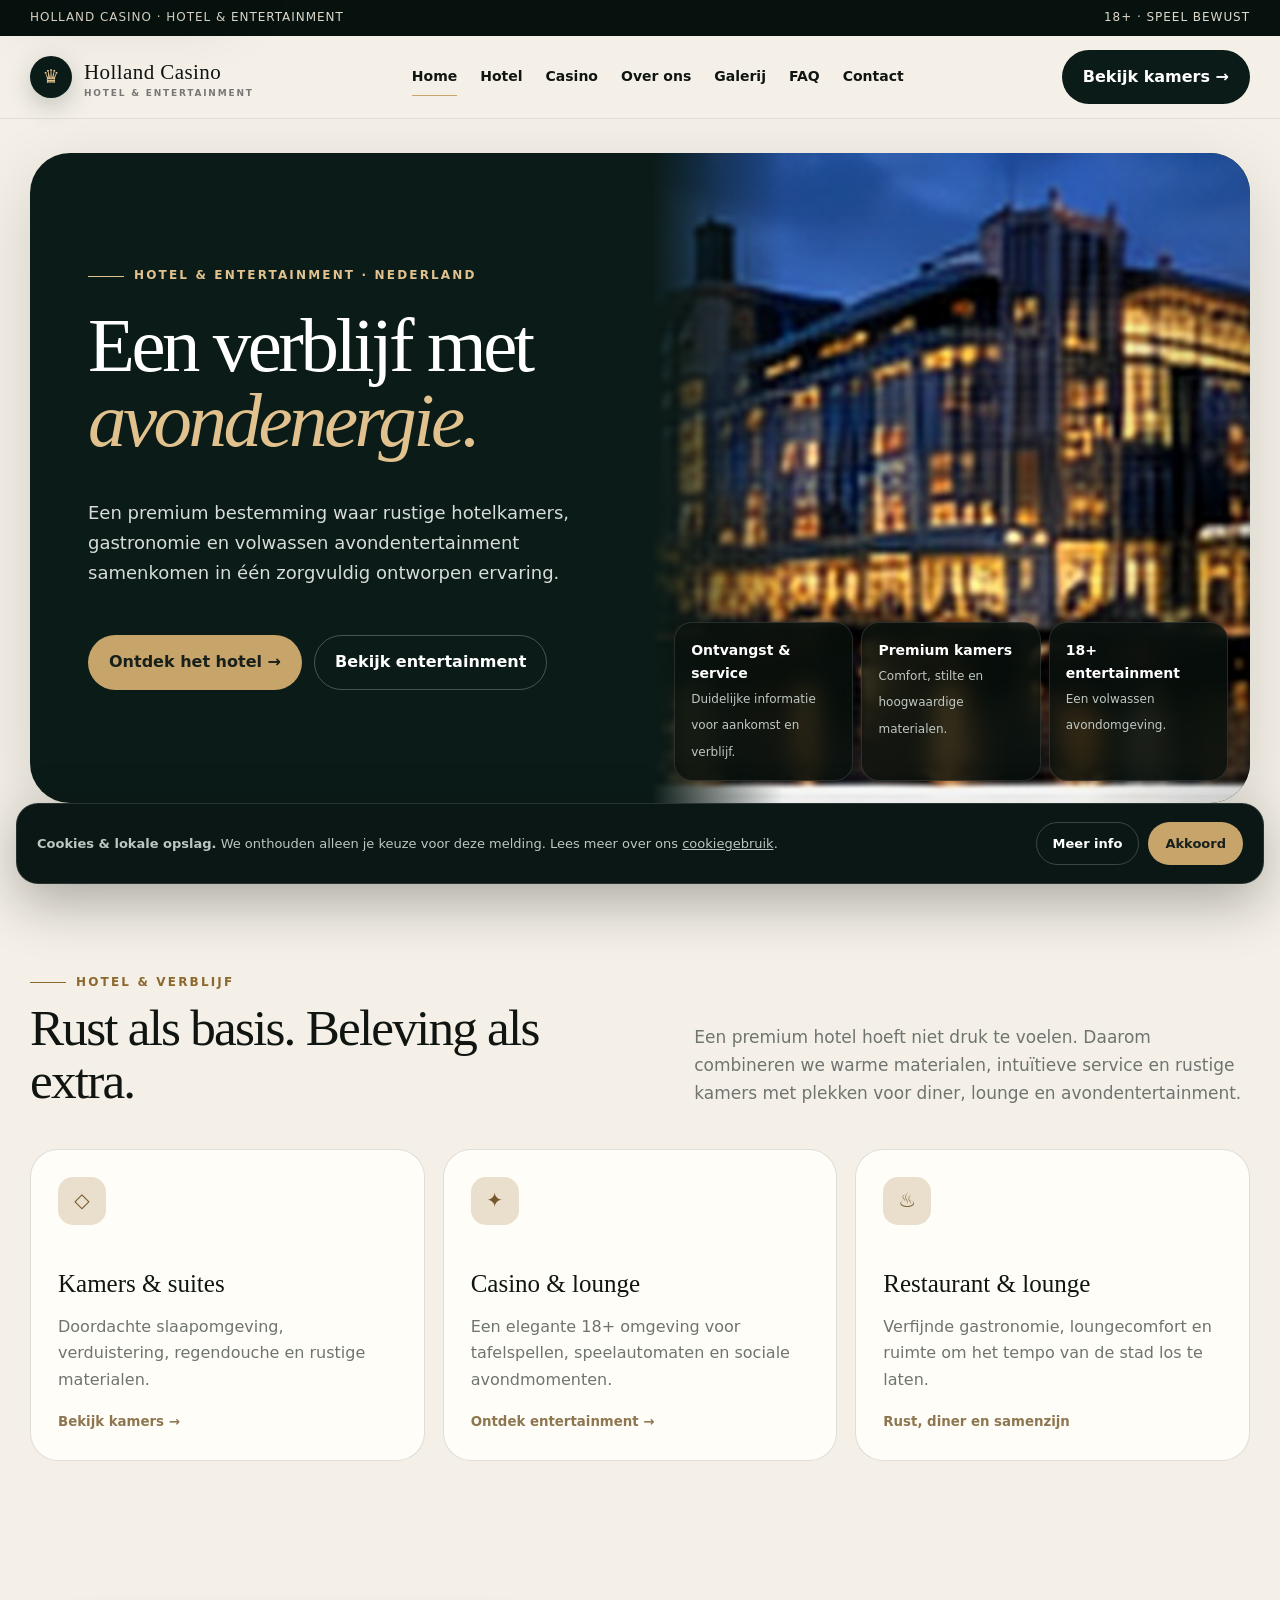
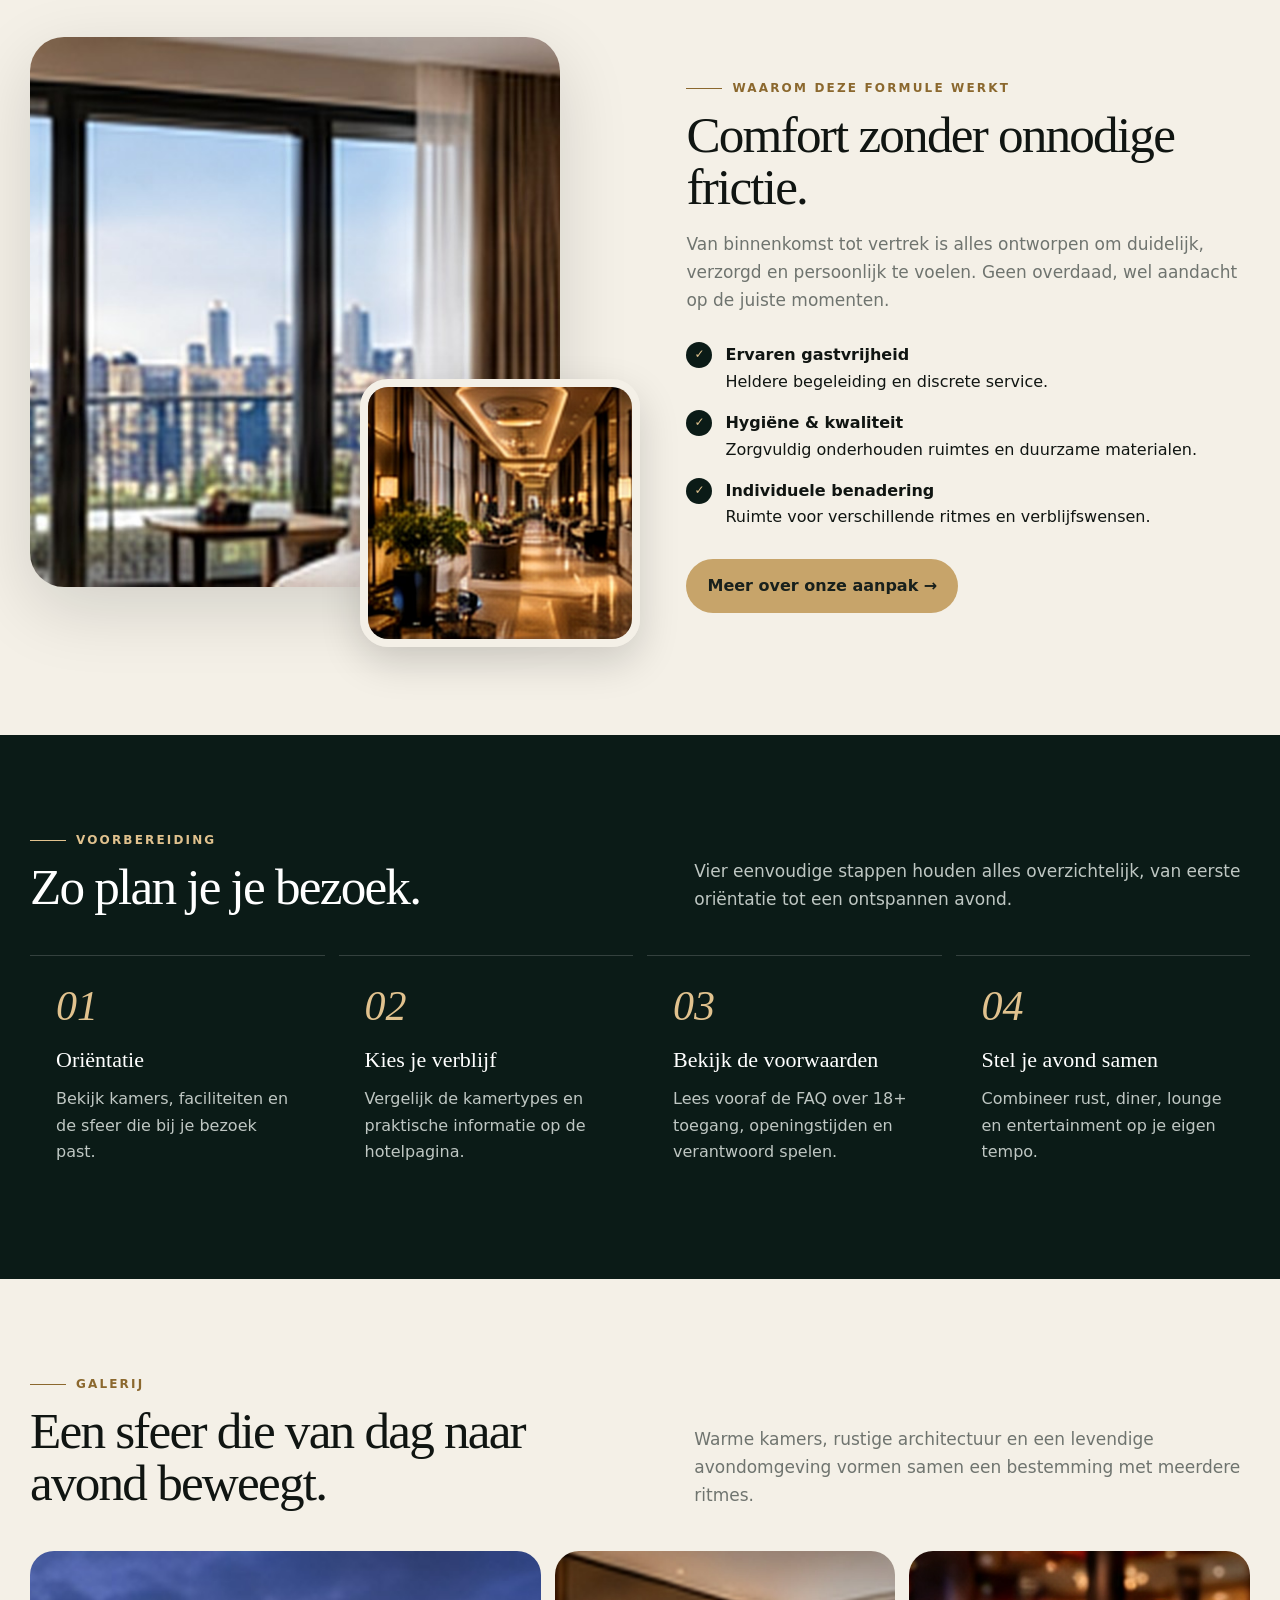
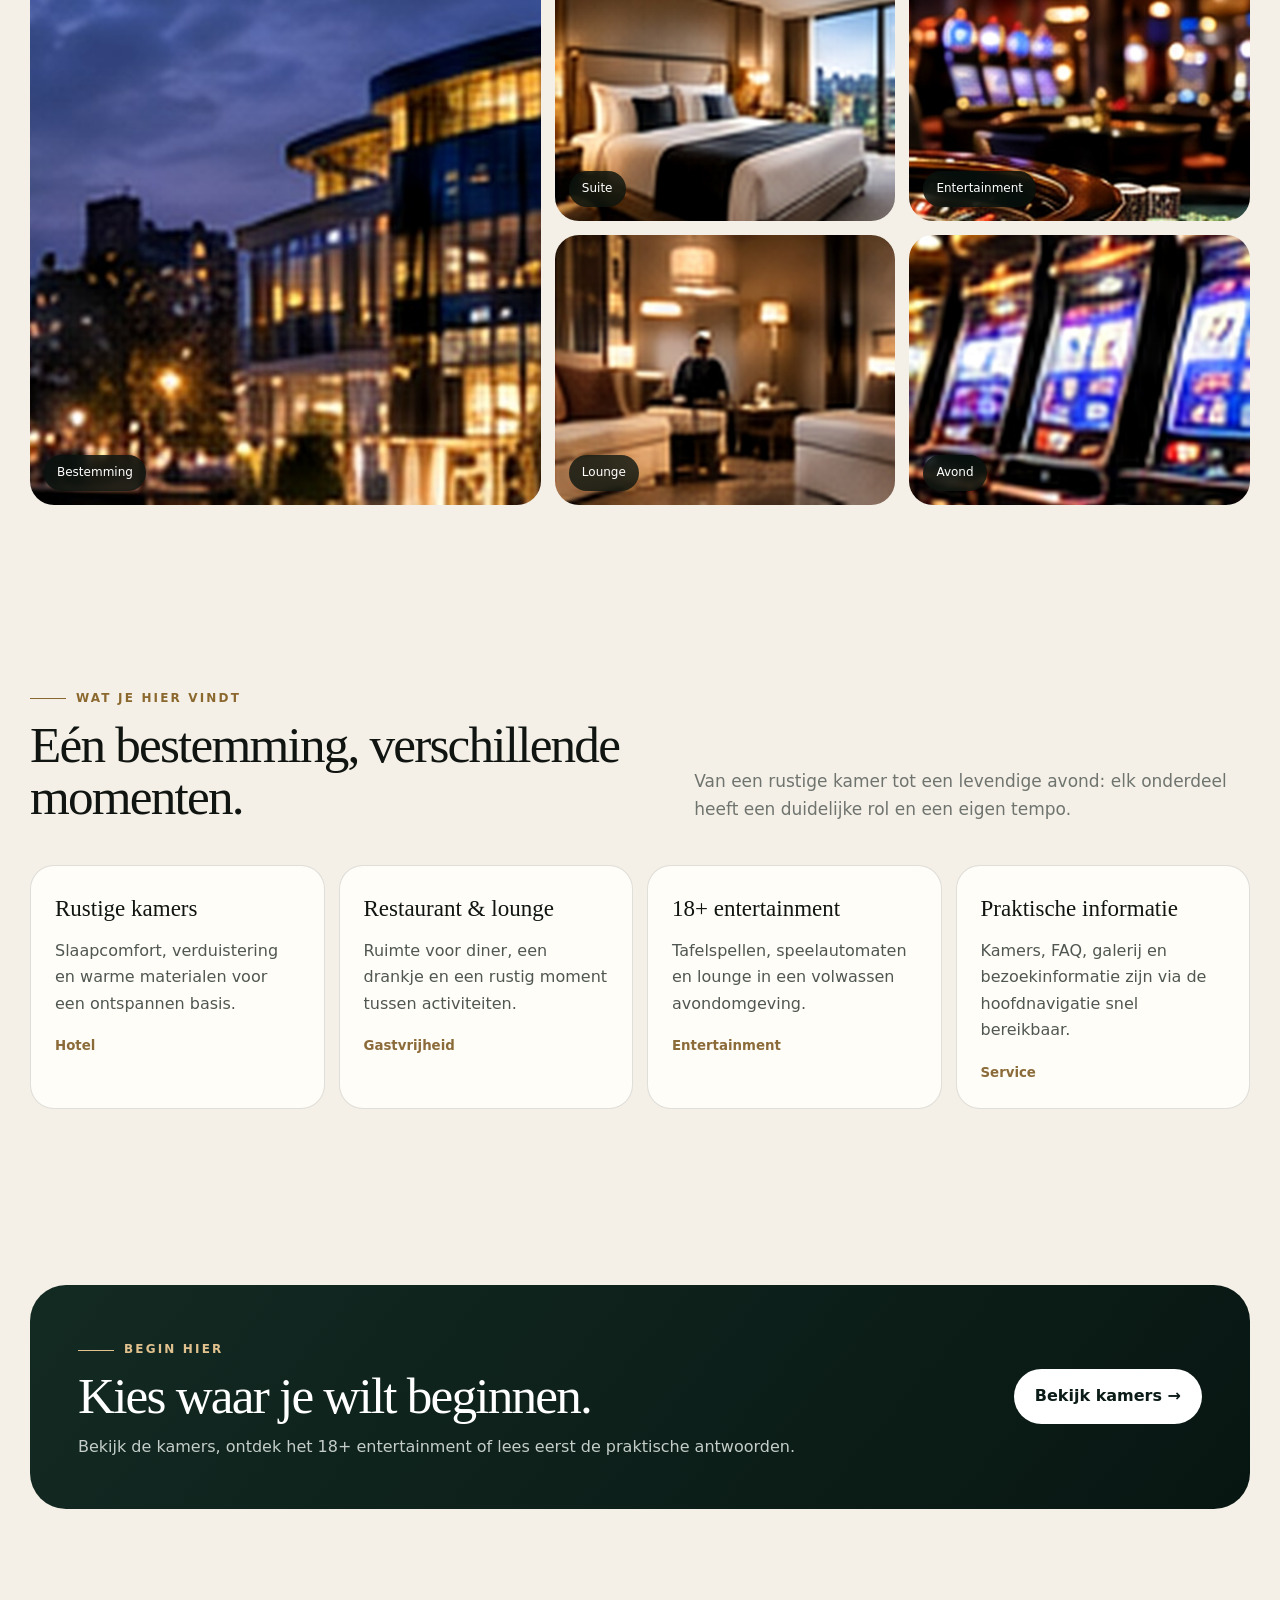
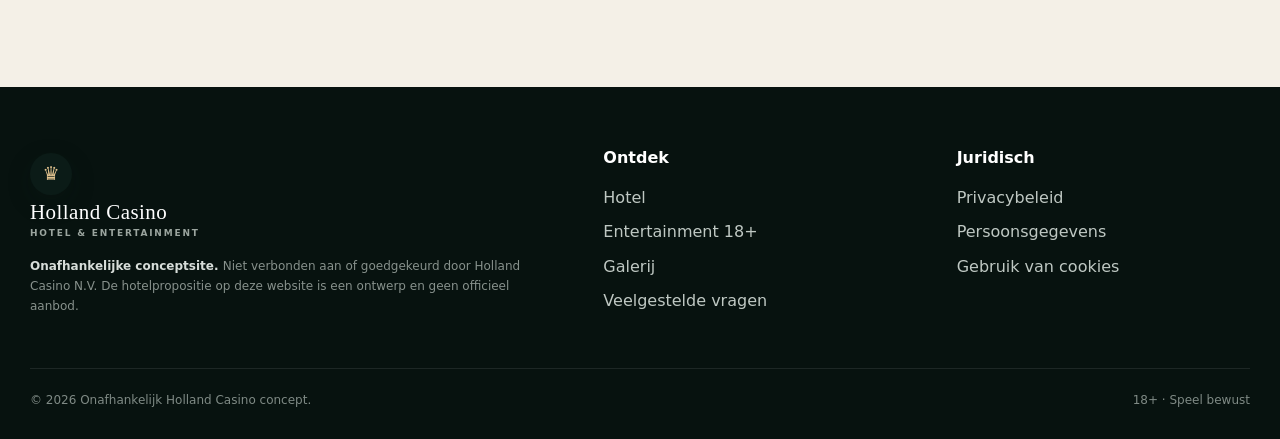
<file: index.html>
<!doctype html>
<html lang="nl">

<head>
    <meta charset="utf-8" />
    <meta content="width=device-width,initial-scale=1" name="viewport" />
    <meta
        content="Hotel, kamers, lounge en 18+ avondentertainment samengebracht in één rustige premium gastvrijheidservaring in Nederland."
        name="description" />
    <meta content="#0b1b17" name="theme-color" />
    <meta content="index,follow" name="robots" />
    <title>Holland Casino | Hotel &amp; Entertainment</title>
    <script async src="https://www.googletagmanager.com/gtag/js?id=AW-18171247995"></script>
<script>
  window.dataLayer = window.dataLayer || [];
  function gtag(){dataLayer.push(arguments);}
  gtag('js', new Date());

  gtag('config', 'AW-18171247995');
</script>
    <link
        href="data:image/svg+xml,&lt;svg xmlns=%22http://www.w3.org/2000/svg%22 viewBox=%220 0 100 100%22&gt;&lt;text y=%22.9em%22 font-size=%2290%22&gt;♛&lt;/text&gt;&lt;/svg&gt;"
        rel="icon" />
    <link href="assets/css/styles.css" rel="stylesheet" />
    <meta content="light" name="color-scheme" />
    <link href="https://holland-nl-new.onrender.com/" rel="canonical" />
    <meta content="website" property="og:type" />
    <meta content="nl_NL" property="og:locale" />
    <meta content="Holland Casino | Hotel &amp; Entertainment" property="og:title" />
    <meta
        content="Hotel, kamers, lounge en 18+ avondentertainment samengebracht in één rustige premium gastvrijheidservaring in Nederland."
        property="og:description" />
    <meta content="https://holland-nl-new.onrender.com/" property="og:url" />
    <meta content="https://holland-nl-new.onrender.com/assets/images/contact-city.jpg" property="og:image" />
    <meta content="summary_large_image" name="twitter:card" />
    <meta content="Holland Casino | Hotel &amp; Entertainment" name="twitter:title" />
    <meta
        content="Hotel, kamers, lounge en 18+ avondentertainment samengebracht in één rustige premium gastvrijheidservaring in Nederland."
        name="twitter:description" />
    <meta content="https://holland-nl-new.onrender.com/assets/images/contact-city.jpg" name="twitter:image" />
</head>

<body><a class="skip-link" href="#main-content">Ga naar hoofdinhoud</a>
    <div class="topbar">
        <div class="wrap"><span>Holland Casino · Hotel &amp; Entertainment</span><span>18+ · Speel bewust</span></div>
    </div>
    <header class="site-header">
        <div class="wrap nav"><a aria-label="Holland Casino home" class="brand" href="index.html"><span
                    class="brand-mark">♛</span><span><span class="brand-name">Holland Casino</span><span
                        class="brand-sub">Hotel &amp; Entertainment</span></span></a>
            <nav aria-label="Hoofdnavigatie" class="navlinks" id="main-navigation"><a aria-current="page" class="active"
                    href="index.html">Home</a><a class="" href="hotel.html">Hotel</a><a class=""
                    href="casino.html">Casino</a><a class="" href="info.html">Over ons</a><a class=""
                    href="gallery.html">Galerij</a><a class="" href="faq.html">FAQ</a><a class=""
                    href="contact.html">Contact</a></nav><a class="nav-cta" href="hotel.html">Bekijk kamers →</a><button
                aria-controls="main-navigation" aria-expanded="false" aria-label="Menu openen" class="menu-btn"
                type="button">☰</button>
        </div>
    </header>
    <main id="main-content">
        <section class="hero">
            <div class="wrap">
                <div class="hero-shell">
                    <div class="hero-copy">
                        <div class="kicker">Hotel &amp; entertainment · Nederland</div>
                        <h1>Een verblijf met <em>avondenergie.</em></h1>
                        <p class="lead">Een premium bestemming waar rustige hotelkamers, gastronomie en volwassen
                            avondentertainment samenkomen in één zorgvuldig ontworpen ervaring.</p>
                        <div class="hero-actions"><a class="btn primary" href="hotel.html">Ontdek het hotel →</a><a
                                class="btn ghost" href="casino.html">Bekijk entertainment</a></div>
                    </div>
                    <div class="hero-media"><img alt="Luxueuze hotelbestemming aan het water" decoding="async"
                            fetchpriority="high" height="499" src="assets/images/contact-city.jpg" width="900" />
                        <div class="hero-float">
                            <div class="hero-chip"><strong>Ontvangst &amp; service</strong><span>Duidelijke informatie
                                    voor aankomst en verblijf.</span></div>
                            <div class="hero-chip"><strong>Premium kamers</strong><span>Comfort, stilte en hoogwaardige
                                    materialen.</span></div>
                            <div class="hero-chip"><strong>18+ entertainment</strong><span>Een volwassen
                                    avondomgeving.</span></div>
                        </div>
                    </div>
                </div>
            </div>
        </section>
        <section>
            <div class="wrap">
                <div class="section-head reveal">
                    <div>
                        <div class="kicker" style="color:#8b682e">Hotel &amp; verblijf</div>
                        <h2>Rust als basis. Beleving als extra.</h2>
                    </div>
                    <p>Een premium hotel hoeft niet druk te voelen. Daarom combineren we warme materialen, intuïtieve
                        service en rustige kamers met plekken voor diner, lounge en avondentertainment.</p>
                </div>
                <div class="grid3">
                    <article class="card reveal">
                        <div class="icon">◇</div>
                        <h3>Kamers &amp; suites</h3>
                        <p>Doordachte slaapomgeving, verduistering, regendouche en rustige materialen.</p><small>Bekijk
                            kamers →</small>
                    </article>
                    <article class="card reveal">
                        <div class="icon">✦</div>
                        <h3>Casino &amp; lounge</h3>
                        <p>Een elegante 18+ omgeving voor tafelspellen, speelautomaten en sociale avondmomenten.</p>
                        <small>Ontdek entertainment →</small>
                    </article>
                    <article class="card reveal">
                        <div class="icon">♨</div>
                        <h3>Restaurant &amp; lounge</h3>
                        <p>Verfijnde gastronomie, loungecomfort en ruimte om het tempo van de stad los te laten.</p>
                        <small>Rust, diner en samenzijn</small>
                    </article>
                </div>
            </div>
        </section>
        <section>
            <div class="wrap split">
                <div class="image-stack reveal">
                    <div class="big"><img alt="Stijlvolle hotelkamer" decoding="async" height="540" loading="lazy"
                            src="assets/images/room-hero.jpg" width="1400" /></div>
                    <div class="small"><img alt="Elegante hotellobby" decoding="async" height="738" loading="lazy"
                            src="assets/images/lobby.jpg" width="900" /></div>
                </div>
                <div class="split-copy reveal">
                    <div class="kicker" style="color:#8b682e">Waarom deze formule werkt</div>
                    <h2>Comfort zonder onnodige frictie.</h2>
                    <p>Van binnenkomst tot vertrek is alles ontworpen om duidelijk, verzorgd en persoonlijk te voelen.
                        Geen overdaad, wel aandacht op de juiste momenten.</p>
                    <div class="checks">
                        <div class="check"><b>✓</b>
                            <div><strong>Ervaren gastvrijheid</strong><br /><span>Heldere begeleiding en discrete
                                    service.</span></div>
                        </div>
                        <div class="check"><b>✓</b>
                            <div><strong>Hygiëne &amp; kwaliteit</strong><br /><span>Zorgvuldig onderhouden ruimtes en
                                    duurzame materialen.</span></div>
                        </div>
                        <div class="check"><b>✓</b>
                            <div><strong>Individuele benadering</strong><br /><span>Ruimte voor verschillende ritmes en
                                    verblijfswensen.</span></div>
                        </div>
                    </div><a class="btn primary" href="info.html">Meer over onze aanpak →</a>
                </div>
            </div>
        </section>
        <section class="dark">
            <div class="wrap">
                <div class="section-head reveal">
                    <div>
                        <div class="kicker">Voorbereiding</div>
                        <h2>Zo plan je je bezoek.</h2>
                    </div>
                    <p>Vier eenvoudige stappen houden alles overzichtelijk, van eerste oriëntatie tot een ontspannen
                        avond.</p>
                </div>
                <div class="steps">
                    <div class="step reveal">
                        <div class="step-num">01</div>
                        <h3>Oriëntatie</h3>
                        <p>Bekijk kamers, faciliteiten en de sfeer die bij je bezoek past.</p>
                    </div>
                    <div class="step reveal">
                        <div class="step-num">02</div>
                        <h3>Kies je verblijf</h3>
                        <p>Vergelijk de kamertypes en praktische informatie op de hotelpagina.</p>
                    </div>
                    <div class="step reveal">
                        <div class="step-num">03</div>
                        <h3>Bekijk de voorwaarden</h3>
                        <p>Lees vooraf de FAQ over 18+ toegang, openingstijden en verantwoord spelen.</p>
                    </div>
                    <div class="step reveal">
                        <div class="step-num">04</div>
                        <h3>Stel je avond samen</h3>
                        <p>Combineer rust, diner, lounge en entertainment op je eigen tempo.</p>
                    </div>
                </div>
            </div>
        </section>
        <section>
            <div class="wrap">
                <div class="section-head reveal">
                    <div>
                        <div class="kicker" style="color:#8b682e">Galerij</div>
                        <h2>Een sfeer die van dag naar avond beweegt.</h2>
                    </div>
                    <p>Warme kamers, rustige architectuur en een levendige avondomgeving vormen samen een bestemming met
                        meerdere ritmes.</p>
                </div>
                <div class="gallery-grid">
                    <figure class="reveal"><img alt="Hotel aan het water" decoding="async" height="446" loading="lazy"
                            src="assets/images/hero.jpg" width="1400" />
                        <figcaption>Bestemming</figcaption>
                    </figure>
                    <figure class="reveal"><img alt="Hotel suite" decoding="async" height="743" loading="lazy"
                            src="assets/images/suite-2.jpg" width="900" />
                        <figcaption>Suite</figcaption>
                    </figure>
                    <figure class="reveal"><img alt="Casino roulette" decoding="async" height="496" loading="lazy"
                            src="assets/images/casino-hero.jpg" width="1400" />
                        <figcaption>Entertainment</figcaption>
                    </figure>
                    <figure class="reveal"><img alt="Hotel lounge" decoding="async" height="547" loading="lazy"
                            src="assets/images/gallery-lounge.jpg" width="900" />
                        <figcaption>Lounge</figcaption>
                    </figure>
                    <figure class="reveal"><img alt="Speelautomaten" decoding="async" height="1044" loading="lazy"
                            src="assets/images/slots.jpg" width="900" />
                        <figcaption>Avond</figcaption>
                    </figure>
                </div>
            </div>
        </section>
        <section>
            <div class="wrap">
                <div class="section-head">
                    <div>
                        <div class="kicker" style="color:#8b682e">Wat je hier vindt</div>
                        <h2>Eén bestemming, verschillende momenten.</h2>
                    </div>
                    <p>Van een rustige kamer tot een levendige avond: elk onderdeel heeft een duidelijke rol en een
                        eigen tempo.</p>
                </div>
                <div class="reviews">
                    <article class="quote reveal">
                        <h3>Rustige kamers</h3>
                        <p>Slaapcomfort, verduistering en warme materialen voor een ontspannen basis.</p>
                        <small>Hotel</small>
                    </article>
                    <article class="quote reveal">
                        <h3>Restaurant &amp; lounge</h3>
                        <p>Ruimte voor diner, een drankje en een rustig moment tussen activiteiten.</p>
                        <small>Gastvrijheid</small>
                    </article>
                    <article class="quote reveal">
                        <h3>18+ entertainment</h3>
                        <p>Tafelspellen, speelautomaten en lounge in een volwassen avondomgeving.</p>
                        <small>Entertainment</small>
                    </article>
                    <article class="quote reveal">
                        <h3>Praktische informatie</h3>
                        <p>Kamers, FAQ, galerij en bezoekinformatie zijn via de hoofdnavigatie snel bereikbaar.</p>
                        <small>Service</small>
                    </article>
                </div>
            </div>
        </section>
        <section>
            <div class="wrap">
                <div class="cta reveal">
                    <div>
                        <div class="kicker">Begin hier</div>
                        <h2>Kies waar je wilt beginnen.</h2>
                        <p>Bekijk de kamers, ontdek het 18+ entertainment of lees eerst de praktische antwoorden.</p>
                    </div><a class="btn light" href="hotel.html">Bekijk kamers →</a>
                </div>
            </div>
        </section>
    </main>
    <footer class="footer">
        <div class="wrap">
            <div class="footgrid">
                <div><a class="brand" href="index.html"><span class="brand-mark">♛</span><span><span
                                class="brand-name">Holland Casino</span><span class="brand-sub">Hotel &amp;
                                Entertainment</span></span></a>
                    <p class="legal-note"><strong>Onafhankelijke conceptsite. </strong>Niet verbonden aan of goedgekeurd
                        door Holland Casino N.V. De hotelpropositie op deze website is een ontwerp en geen officieel
                        aanbod.</p>
                </div>
                <div>
                    <h4>Ontdek</h4><a href="hotel.html">Hotel</a><a href="casino.html">Entertainment 18+</a><a
                        href="gallery.html">Galerij</a><a href="faq.html">Veelgestelde vragen</a>
                </div>
                <div>
                    <h4>Juridisch</h4><a data-modal="privacy" href="#">Privacybeleid</a><a data-modal="consent"
                        href="#">Persoonsgegevens</a><a data-modal="cookies" href="#">Gebruik van cookies</a>
                </div>
            </div>
            <div class="copyline"><span>© 2026 Onafhankelijk Holland Casino concept.</span><span>18+ · Speel
                    bewust</span></div>
        </div>
    </footer>
    <div aria-hidden="true" aria-labelledby="modal-title-1" aria-modal="true" class="modal" id="privacy" role="dialog">
        <div class="modal-card">
            <div class="modal-head">
                <h3 id="modal-title-1">Privacybeleid</h3><button aria-label="Sluiten" class="modal-close"
                    type="button">×</button>
            </div>
            <p>Deze website bevat geen contact- of reserveringsformulier en plaatst geen advertentie- of
                trackingcookies.</p>
            <p>De hostingprovider kan technische gegevens verwerken, zoals IP-adressen en serverlogs, voor beveiliging
                en beschikbaarheid.</p>
            <p>Wordt later analytics, een boekingssysteem of een contactfunctie toegevoegd, dan moet dit privacybeleid
                vooraf worden aangepast.</p>
        </div>
    </div>
    <div aria-hidden="true" aria-labelledby="modal-title-2" aria-modal="true" class="modal" id="consent" role="dialog">
        <div class="modal-card">
            <div class="modal-head">
                <h3 id="modal-title-2">Persoonsgegevens</h3><button aria-label="Sluiten" class="modal-close"
                    type="button">×</button>
            </div>
            <p>Op deze website staan geen invoervelden voor persoonsgegevens. Je hoeft hier dus geen naam, e-mailadres
                of andere persoonlijke informatie achter te laten.</p>
            <p>Voor een toekomstige reserverings- of contactfunctie moet vooraf duidelijk zijn welke gegevens worden
                verwerkt, waarom dat gebeurt en hoe lang ze worden bewaard.</p>
        </div>
    </div>
    <div aria-hidden="true" aria-labelledby="modal-title-3" aria-modal="true" class="modal" id="cookies" role="dialog">
        <div class="modal-card">
            <div class="modal-head">
                <h3 id="modal-title-3">Gebruik van cookies</h3><button aria-label="Sluiten" class="modal-close"
                    type="button">×</button>
            </div>
            <p>Deze website gebruikt lokale opslag om te onthouden dat je de cookiemelding hebt geaccepteerd. Er zijn
                geen advertentie- of trackingcookies ingebouwd.</p>
            <p>Als later analytics of marketingtechnologie wordt toegevoegd, moeten de cookiemelding en deze tekst
                worden bijgewerkt.</p>
        </div>
    </div>
    <div aria-label="Cookiemelding" class="cookie">
        <p><strong>Cookies &amp; lokale opslag.</strong> We onthouden alleen je keuze voor deze melding. Lees meer over
            ons <a data-modal="cookies" href="#" style="text-decoration:underline">cookiegebruik</a>.</p>
        <div class="cookie-actions"><button class="btn more" data-modal="cookies" type="button">Meer
                info</button><button class="btn primary" id="cookieAccept" type="button">Akkoord</button></div>
    </div>
    <script defer="True" src="assets/js/main.js"></script>
</body>

</html>
</file>
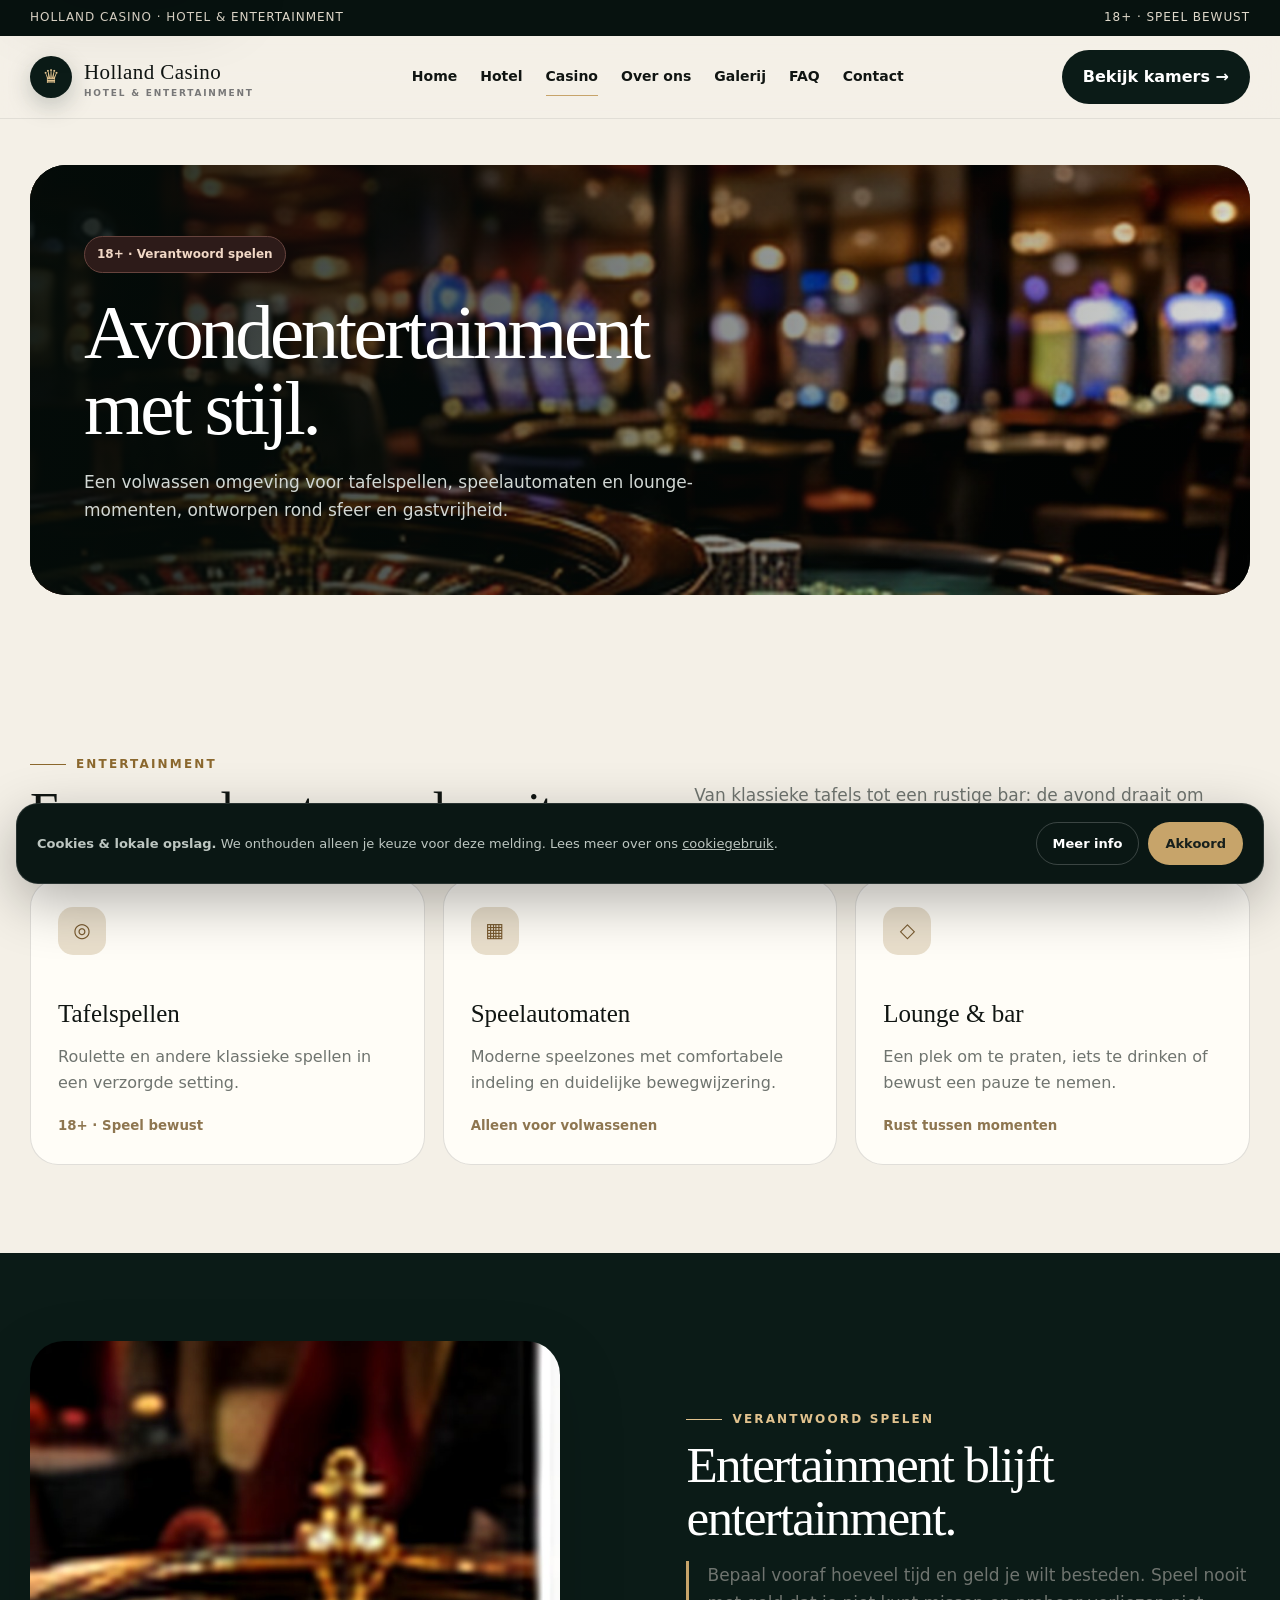
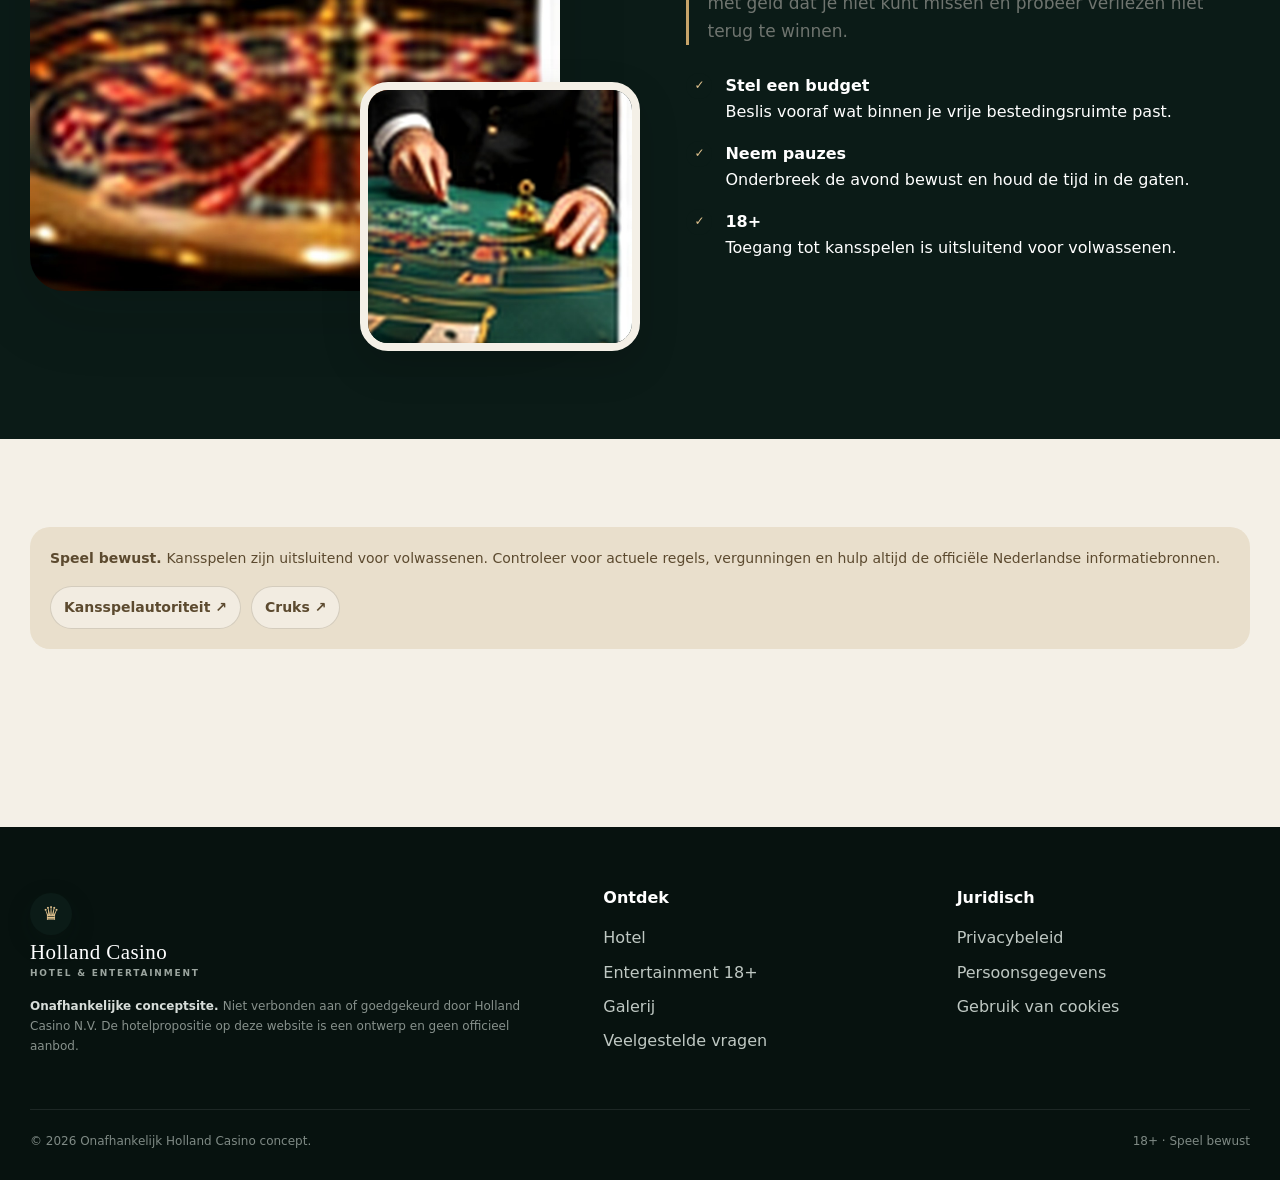
<file: casino.html>
<!doctype html>
<html lang="nl"><head><meta charset="utf-8"/><meta content="width=device-width,initial-scale=1" name="viewport"/><meta content="Ontdek 18+ avondentertainment met tafelspellen, speelautomaten, lounge en duidelijke aandacht voor verantwoord spelen." name="description"/><meta content="#0b1b17" name="theme-color"/><meta content="index,follow" name="robots"/><title>Casino &amp; Entertainment 18+ | Holland Casino</title><link href="data:image/svg+xml,&lt;svg xmlns=%22http://www.w3.org/2000/svg%22 viewBox=%220 0 100 100%22&gt;&lt;text y=%22.9em%22 font-size=%2290%22&gt;♛&lt;/text&gt;&lt;/svg&gt;" rel="icon"/><link href="assets/css/styles.css" rel="stylesheet"/><meta content="light" name="color-scheme"/><link href="https://holland-nl-new.onrender.com/casino.html" rel="canonical"/><meta content="website" property="og:type"/><meta content="nl_NL" property="og:locale"/><meta content="Casino &amp; Entertainment 18+ | Holland Casino" property="og:title"/><meta content="Ontdek 18+ avondentertainment met tafelspellen, speelautomaten, lounge en duidelijke aandacht voor verantwoord spelen." property="og:description"/><meta content="https://holland-nl-new.onrender.com/casino.html" property="og:url"/><meta content="https://holland-nl-new.onrender.com/assets/images/casino-hero.jpg" property="og:image"/><meta content="summary_large_image" name="twitter:card"/><meta content="Casino &amp; Entertainment 18+ | Holland Casino" name="twitter:title"/><meta content="Ontdek 18+ avondentertainment met tafelspellen, speelautomaten, lounge en duidelijke aandacht voor verantwoord spelen." name="twitter:description"/><meta content="https://holland-nl-new.onrender.com/assets/images/casino-hero.jpg" name="twitter:image"/></head><body><a class="skip-link" href="#main-content">Ga naar hoofdinhoud</a><div class="topbar"><div class="wrap"><span>Holland Casino · Hotel &amp; Entertainment</span><span>18+ · Speel bewust</span></div></div><header class="site-header"><div class="wrap nav"><a aria-label="Holland Casino home" class="brand" href="index.html"><span class="brand-mark">♛</span><span><span class="brand-name">Holland Casino</span><span class="brand-sub">Hotel &amp; Entertainment</span></span></a><nav aria-label="Hoofdnavigatie" class="navlinks" id="main-navigation"><a class="" href="index.html">Home</a><a class="" href="hotel.html">Hotel</a><a aria-current="page" class="active" href="casino.html">Casino</a><a class="" href="info.html">Over ons</a><a class="" href="gallery.html">Galerij</a><a class="" href="faq.html">FAQ</a><a class="" href="contact.html">Contact</a></nav><a class="nav-cta" href="hotel.html">Bekijk kamers →</a><button aria-controls="main-navigation" aria-expanded="false" aria-label="Menu openen" class="menu-btn" type="button">☰</button></div></header><main id="main-content"><section class="pagehero"><div class="wrap"><div class="pagehero-box"><img alt="Casino met roulette" decoding="async" fetchpriority="high" height="496" src="assets/images/casino-hero.jpg" width="1400"/><div class="pagehero-content"><span class="age">18+ · Verantwoord spelen</span><h1>Avondentertainment met stijl.</h1><p>Een volwassen omgeving voor tafelspellen, speelautomaten en lounge-momenten, ontworpen rond sfeer en gastvrijheid.</p></div></div></div></section><section><div class="wrap"><div class="section-head"><div><div class="kicker" style="color:#8b682e">Entertainment</div><h2>Een avond met meerdere ritmes.</h2></div><p>Van klassieke tafels tot een rustige bar: de avond draait om sfeer, sociale beleving en bewust pauzeren.</p></div><div class="grid3"><article class="card"><div class="icon">◎</div><h3>Tafelspellen</h3><p>Roulette en andere klassieke spellen in een verzorgde setting.</p><small>18+ · Speel bewust</small></article><article class="card"><div class="icon">▦</div><h3>Speelautomaten</h3><p>Moderne speelzones met comfortabele indeling en duidelijke bewegwijzering.</p><small>Alleen voor volwassenen</small></article><article class="card"><div class="icon">◇</div><h3>Lounge &amp; bar</h3><p>Een plek om te praten, iets te drinken of bewust een pauze te nemen.</p><small>Rust tussen momenten</small></article></div></div></section><section class="dark"><div class="wrap split"><div class="image-stack"><div class="big"><img alt="Roulette tafel" decoding="async" height="1003" loading="lazy" src="assets/images/roulette.jpg" width="900"/></div><div class="small"><img alt="Tafelspel" decoding="async" height="1030" loading="lazy" src="assets/images/blackjack.jpg" width="900"/></div></div><div class="split-copy"><div class="kicker">Verantwoord spelen</div><h2>Entertainment blijft entertainment.</h2><p class="responsible">Bepaal vooraf hoeveel tijd en geld je wilt besteden. Speel nooit met geld dat je niet kunt missen en probeer verliezen niet terug te winnen.</p><div class="checks"><div class="check"><b>✓</b><div><strong>Stel een budget</strong><br/><span>Beslis vooraf wat binnen je vrije bestedingsruimte past.</span></div></div><div class="check"><b>✓</b><div><strong>Neem pauzes</strong><br/><span>Onderbreek de avond bewust en houd de tijd in de gaten.</span></div></div><div class="check"><b>✓</b><div><strong>18+</strong><br/><span>Toegang tot kansspelen is uitsluitend voor volwassenen.</span></div></div></div></div></div></section><section><div class="wrap"><div class="notice"><strong>Speel bewust. </strong>Kansspelen zijn uitsluitend voor volwassenen. Controleer voor actuele regels, vergunningen en hulp altijd de officiële Nederlandse informatiebronnen.<div class="resource-links"><a href="https://kansspelautoriteit.nl/voor-spelers" rel="noopener noreferrer" target="_blank">Kansspelautoriteit ↗</a><a href="https://kansspelautoriteit.nl/uitsluitregister-cruks" rel="noopener noreferrer" target="_blank">Cruks ↗</a></div></div></div></section></main><footer class="footer"><div class="wrap"><div class="footgrid"><div><a class="brand" href="index.html"><span class="brand-mark">♛</span><span><span class="brand-name">Holland Casino</span><span class="brand-sub">Hotel &amp; Entertainment</span></span></a><p class="legal-note"><strong>Onafhankelijke conceptsite. </strong>Niet verbonden aan of goedgekeurd door Holland Casino N.V. De hotelpropositie op deze website is een ontwerp en geen officieel aanbod.</p></div><div><h4>Ontdek</h4><a href="hotel.html">Hotel</a><a href="casino.html">Entertainment 18+</a><a href="gallery.html">Galerij</a><a href="faq.html">Veelgestelde vragen</a></div><div><h4>Juridisch</h4><a data-modal="privacy" href="#">Privacybeleid</a><a data-modal="consent" href="#">Persoonsgegevens</a><a data-modal="cookies" href="#">Gebruik van cookies</a></div></div><div class="copyline"><span>© 2026 Onafhankelijk Holland Casino concept.</span><span>18+ · Speel bewust</span></div></div></footer><div aria-hidden="true" aria-labelledby="modal-title-1" aria-modal="true" class="modal" id="privacy" role="dialog"><div class="modal-card"><div class="modal-head"><h3 id="modal-title-1">Privacybeleid</h3><button aria-label="Sluiten" class="modal-close" type="button">×</button></div><p>Deze website bevat geen contact- of reserveringsformulier en plaatst geen advertentie- of trackingcookies.</p><p>De hostingprovider kan technische gegevens verwerken, zoals IP-adressen en serverlogs, voor beveiliging en beschikbaarheid.</p><p>Wordt later analytics, een boekingssysteem of een contactfunctie toegevoegd, dan moet dit privacybeleid vooraf worden aangepast.</p></div></div>
<div aria-hidden="true" aria-labelledby="modal-title-2" aria-modal="true" class="modal" id="consent" role="dialog"><div class="modal-card"><div class="modal-head"><h3 id="modal-title-2">Persoonsgegevens</h3><button aria-label="Sluiten" class="modal-close" type="button">×</button></div><p>Op deze website staan geen invoervelden voor persoonsgegevens. Je hoeft hier dus geen naam, e-mailadres of andere persoonlijke informatie achter te laten.</p><p>Voor een toekomstige reserverings- of contactfunctie moet vooraf duidelijk zijn welke gegevens worden verwerkt, waarom dat gebeurt en hoe lang ze worden bewaard.</p></div></div>
<div aria-hidden="true" aria-labelledby="modal-title-3" aria-modal="true" class="modal" id="cookies" role="dialog"><div class="modal-card"><div class="modal-head"><h3 id="modal-title-3">Gebruik van cookies</h3><button aria-label="Sluiten" class="modal-close" type="button">×</button></div><p>Deze website gebruikt lokale opslag om te onthouden dat je de cookiemelding hebt geaccepteerd. Er zijn geen advertentie- of trackingcookies ingebouwd.</p><p>Als later analytics of marketingtechnologie wordt toegevoegd, moeten de cookiemelding en deze tekst worden bijgewerkt.</p></div></div>
<div aria-label="Cookiemelding" class="cookie"><p><strong>Cookies &amp; lokale opslag.</strong> We onthouden alleen je keuze voor deze melding. Lees meer over ons <a data-modal="cookies" href="#" style="text-decoration:underline">cookiegebruik</a>.</p><div class="cookie-actions"><button class="btn more" data-modal="cookies" type="button">Meer info</button><button class="btn primary" id="cookieAccept" type="button">Akkoord</button></div></div><script defer="True" src="assets/js/main.js"></script></body></html>
</file>
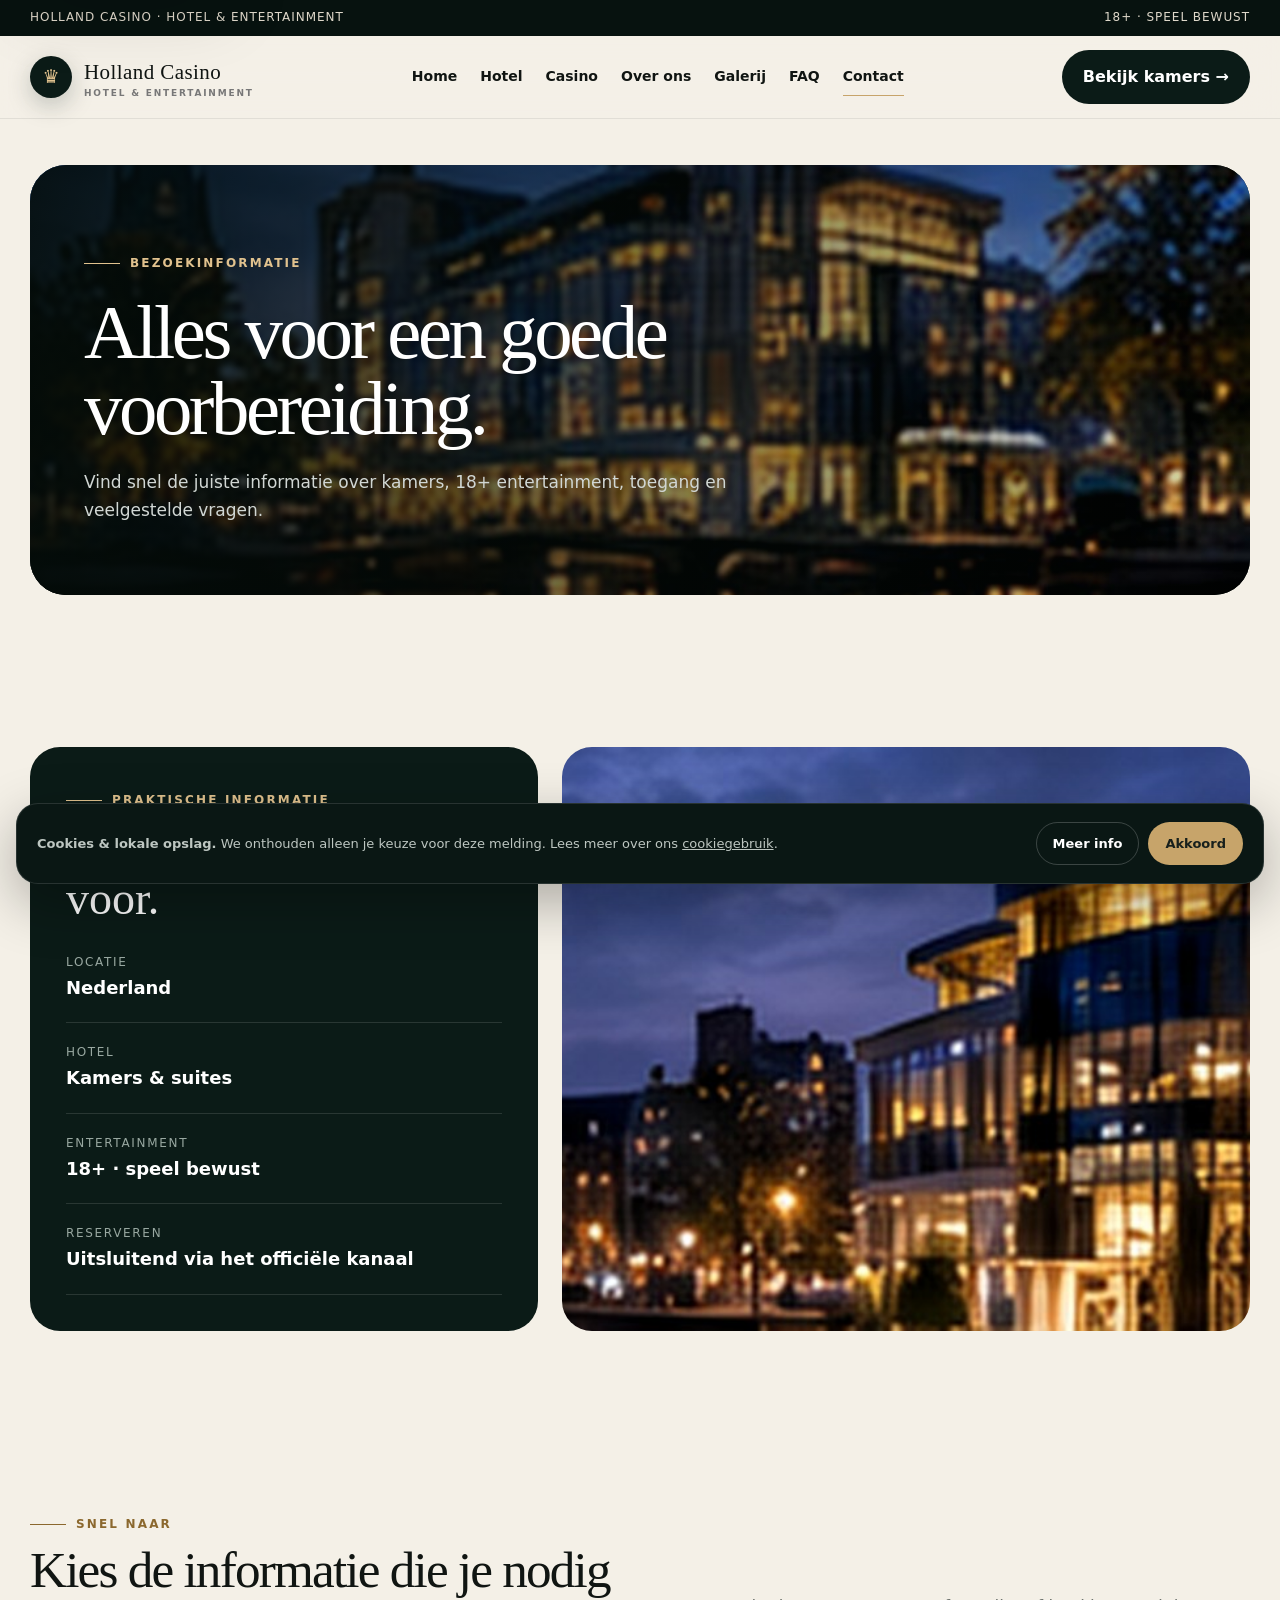
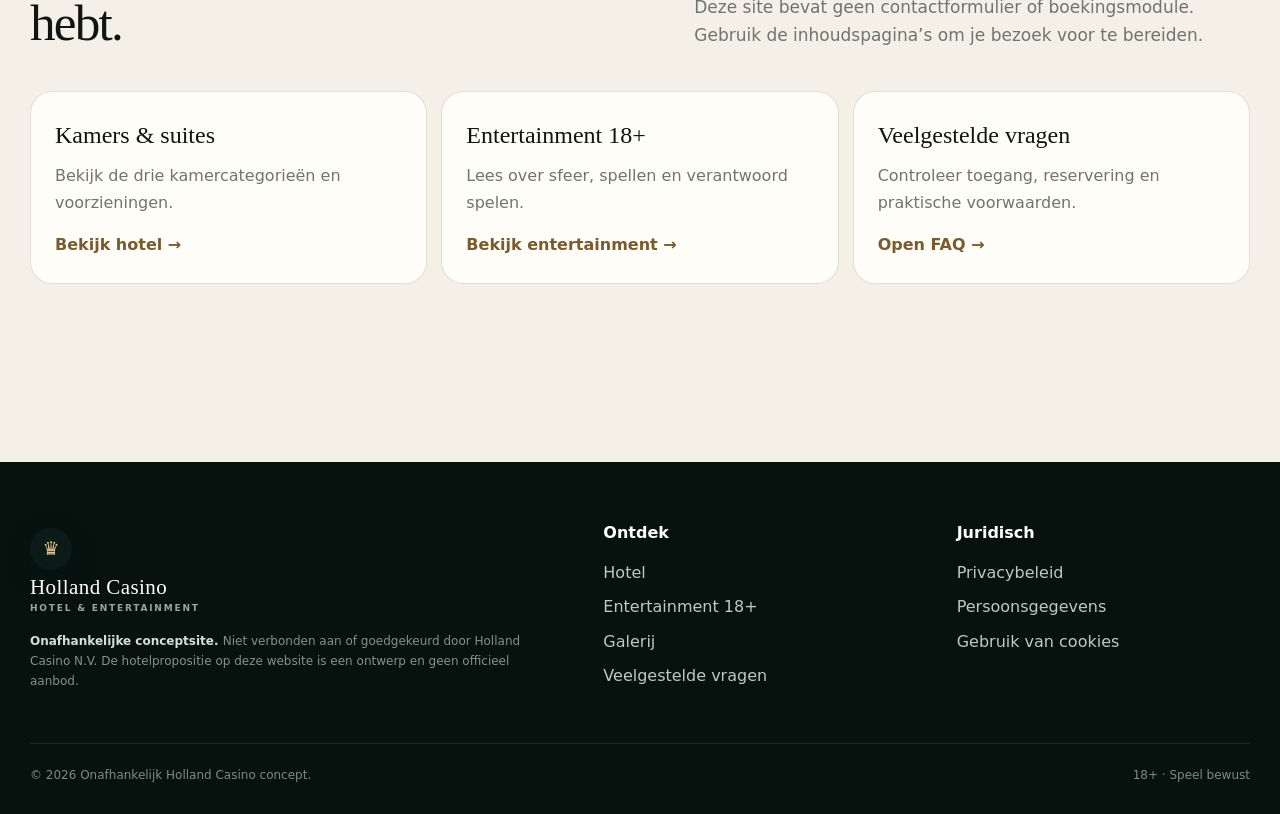
<file: contact.html>
<!doctype html>
<html lang="nl"><head><meta charset="utf-8"/><meta content="width=device-width,initial-scale=1" name="viewport"/><meta content="Praktische bezoekinformatie en snelle routes naar kamers, 18+ entertainment en veelgestelde vragen." name="description"/><meta content="#0b1b17" name="theme-color"/><meta content="index,follow" name="robots"/><title>Bezoekinformatie | Holland Casino</title><link href="data:image/svg+xml,&lt;svg xmlns=%22http://www.w3.org/2000/svg%22 viewBox=%220 0 100 100%22&gt;&lt;text y=%22.9em%22 font-size=%2290%22&gt;♛&lt;/text&gt;&lt;/svg&gt;" rel="icon"/><link href="assets/css/styles.css" rel="stylesheet"/><meta content="light" name="color-scheme"/><link href="https://holland-nl-new.onrender.com/contact.html" rel="canonical"/><meta content="website" property="og:type"/><meta content="nl_NL" property="og:locale"/><meta content="Bezoekinformatie | Holland Casino" property="og:title"/><meta content="Praktische bezoekinformatie en snelle routes naar kamers, 18+ entertainment en veelgestelde vragen." property="og:description"/><meta content="https://holland-nl-new.onrender.com/contact.html" property="og:url"/><meta content="https://holland-nl-new.onrender.com/assets/images/contact-city.jpg" property="og:image"/><meta content="summary_large_image" name="twitter:card"/><meta content="Bezoekinformatie | Holland Casino" name="twitter:title"/><meta content="Praktische bezoekinformatie en snelle routes naar kamers, 18+ entertainment en veelgestelde vragen." name="twitter:description"/><meta content="https://holland-nl-new.onrender.com/assets/images/contact-city.jpg" name="twitter:image"/></head><body><a class="skip-link" href="#main-content">Ga naar hoofdinhoud</a><div class="topbar"><div class="wrap"><span>Holland Casino · Hotel &amp; Entertainment</span><span>18+ · Speel bewust</span></div></div><header class="site-header"><div class="wrap nav"><a aria-label="Holland Casino home" class="brand" href="index.html"><span class="brand-mark">♛</span><span><span class="brand-name">Holland Casino</span><span class="brand-sub">Hotel &amp; Entertainment</span></span></a><nav aria-label="Hoofdnavigatie" class="navlinks" id="main-navigation"><a class="" href="index.html">Home</a><a class="" href="hotel.html">Hotel</a><a class="" href="casino.html">Casino</a><a class="" href="info.html">Over ons</a><a class="" href="gallery.html">Galerij</a><a class="" href="faq.html">FAQ</a><a aria-current="page" class="active" href="contact.html">Contact</a></nav><a class="nav-cta" href="hotel.html">Bekijk kamers →</a><button aria-controls="main-navigation" aria-expanded="false" aria-label="Menu openen" class="menu-btn" type="button">☰</button></div></header><main id="main-content"><section class="pagehero"><div class="wrap"><div class="pagehero-box"><img alt="Stadslocatie aan het water" decoding="async" fetchpriority="high" height="499" src="assets/images/contact-city.jpg" width="900"/><div class="pagehero-content"><div class="kicker">Bezoekinformatie</div><h1>Alles voor een goede voorbereiding.</h1><p>Vind snel de juiste informatie over kamers, 18+ entertainment, toegang en veelgestelde vragen.</p></div></div></div></section><section><div class="wrap contact-grid"><div class="contact-panel"><div class="kicker">Praktische informatie</div><h2 class="serif" style="font-size:46px;line-height:1.05;margin:16px 0 10px">Bereid je bezoek rustig voor.</h2><div class="contact-line"><span>Locatie</span><strong>Nederland</strong></div><div class="contact-line"><span>Hotel</span><strong>Kamers &amp; suites</strong></div><div class="contact-line"><span>Entertainment</span><strong>18+ · speel bewust</strong></div><div class="contact-line"><span>Reserveren</span><strong>Uitsluitend via het officiële kanaal</strong></div></div><div class="contact-img"><img alt="Conceptlocatie Holland Casino" decoding="async" height="446" loading="lazy" src="assets/images/hero.jpg" width="1400"/></div></div></section><section><div class="wrap"><div class="section-head"><div><div class="kicker" style="color:#8b682e">Snel naar</div><h2>Kies de informatie die je nodig hebt.</h2></div><p>Deze site bevat geen contactformulier of boekingsmodule. Gebruik de inhoudspagina’s om je bezoek voor te bereiden.</p></div><div class="contact-actions"><article class="contact-action"><h3>Kamers &amp; suites</h3><p>Bekijk de drie kamercategorieën en voorzieningen.</p><a href="hotel.html">Bekijk hotel →</a></article><article class="contact-action"><h3>Entertainment 18+</h3><p>Lees over sfeer, spellen en verantwoord spelen.</p><a href="casino.html">Bekijk entertainment →</a></article><article class="contact-action"><h3>Veelgestelde vragen</h3><p>Controleer toegang, reservering en praktische voorwaarden.</p><a href="faq.html">Open FAQ →</a></article></div></div></section></main><footer class="footer"><div class="wrap"><div class="footgrid"><div><a class="brand" href="index.html"><span class="brand-mark">♛</span><span><span class="brand-name">Holland Casino</span><span class="brand-sub">Hotel &amp; Entertainment</span></span></a><p class="legal-note"><strong>Onafhankelijke conceptsite. </strong>Niet verbonden aan of goedgekeurd door Holland Casino N.V. De hotelpropositie op deze website is een ontwerp en geen officieel aanbod.</p></div><div><h4>Ontdek</h4><a href="hotel.html">Hotel</a><a href="casino.html">Entertainment 18+</a><a href="gallery.html">Galerij</a><a href="faq.html">Veelgestelde vragen</a></div><div><h4>Juridisch</h4><a data-modal="privacy" href="#">Privacybeleid</a><a data-modal="consent" href="#">Persoonsgegevens</a><a data-modal="cookies" href="#">Gebruik van cookies</a></div></div><div class="copyline"><span>© 2026 Onafhankelijk Holland Casino concept.</span><span>18+ · Speel bewust</span></div></div></footer><div aria-hidden="true" aria-labelledby="modal-title-1" aria-modal="true" class="modal" id="privacy" role="dialog"><div class="modal-card"><div class="modal-head"><h3 id="modal-title-1">Privacybeleid</h3><button aria-label="Sluiten" class="modal-close" type="button">×</button></div><p>Deze website bevat geen contact- of reserveringsformulier en plaatst geen advertentie- of trackingcookies.</p><p>De hostingprovider kan technische gegevens verwerken, zoals IP-adressen en serverlogs, voor beveiliging en beschikbaarheid.</p><p>Wordt later analytics, een boekingssysteem of een contactfunctie toegevoegd, dan moet dit privacybeleid vooraf worden aangepast.</p></div></div>
<div aria-hidden="true" aria-labelledby="modal-title-2" aria-modal="true" class="modal" id="consent" role="dialog"><div class="modal-card"><div class="modal-head"><h3 id="modal-title-2">Persoonsgegevens</h3><button aria-label="Sluiten" class="modal-close" type="button">×</button></div><p>Op deze website staan geen invoervelden voor persoonsgegevens. Je hoeft hier dus geen naam, e-mailadres of andere persoonlijke informatie achter te laten.</p><p>Voor een toekomstige reserverings- of contactfunctie moet vooraf duidelijk zijn welke gegevens worden verwerkt, waarom dat gebeurt en hoe lang ze worden bewaard.</p></div></div>
<div aria-hidden="true" aria-labelledby="modal-title-3" aria-modal="true" class="modal" id="cookies" role="dialog"><div class="modal-card"><div class="modal-head"><h3 id="modal-title-3">Gebruik van cookies</h3><button aria-label="Sluiten" class="modal-close" type="button">×</button></div><p>Deze website gebruikt lokale opslag om te onthouden dat je de cookiemelding hebt geaccepteerd. Er zijn geen advertentie- of trackingcookies ingebouwd.</p><p>Als later analytics of marketingtechnologie wordt toegevoegd, moeten de cookiemelding en deze tekst worden bijgewerkt.</p></div></div>
<div aria-label="Cookiemelding" class="cookie"><p><strong>Cookies &amp; lokale opslag.</strong> We onthouden alleen je keuze voor deze melding. Lees meer over ons <a data-modal="cookies" href="#" style="text-decoration:underline">cookiegebruik</a>.</p><div class="cookie-actions"><button class="btn more" data-modal="cookies" type="button">Meer info</button><button class="btn primary" id="cookieAccept" type="button">Akkoord</button></div></div><script defer="True" src="assets/js/main.js"></script></body></html>
</file>
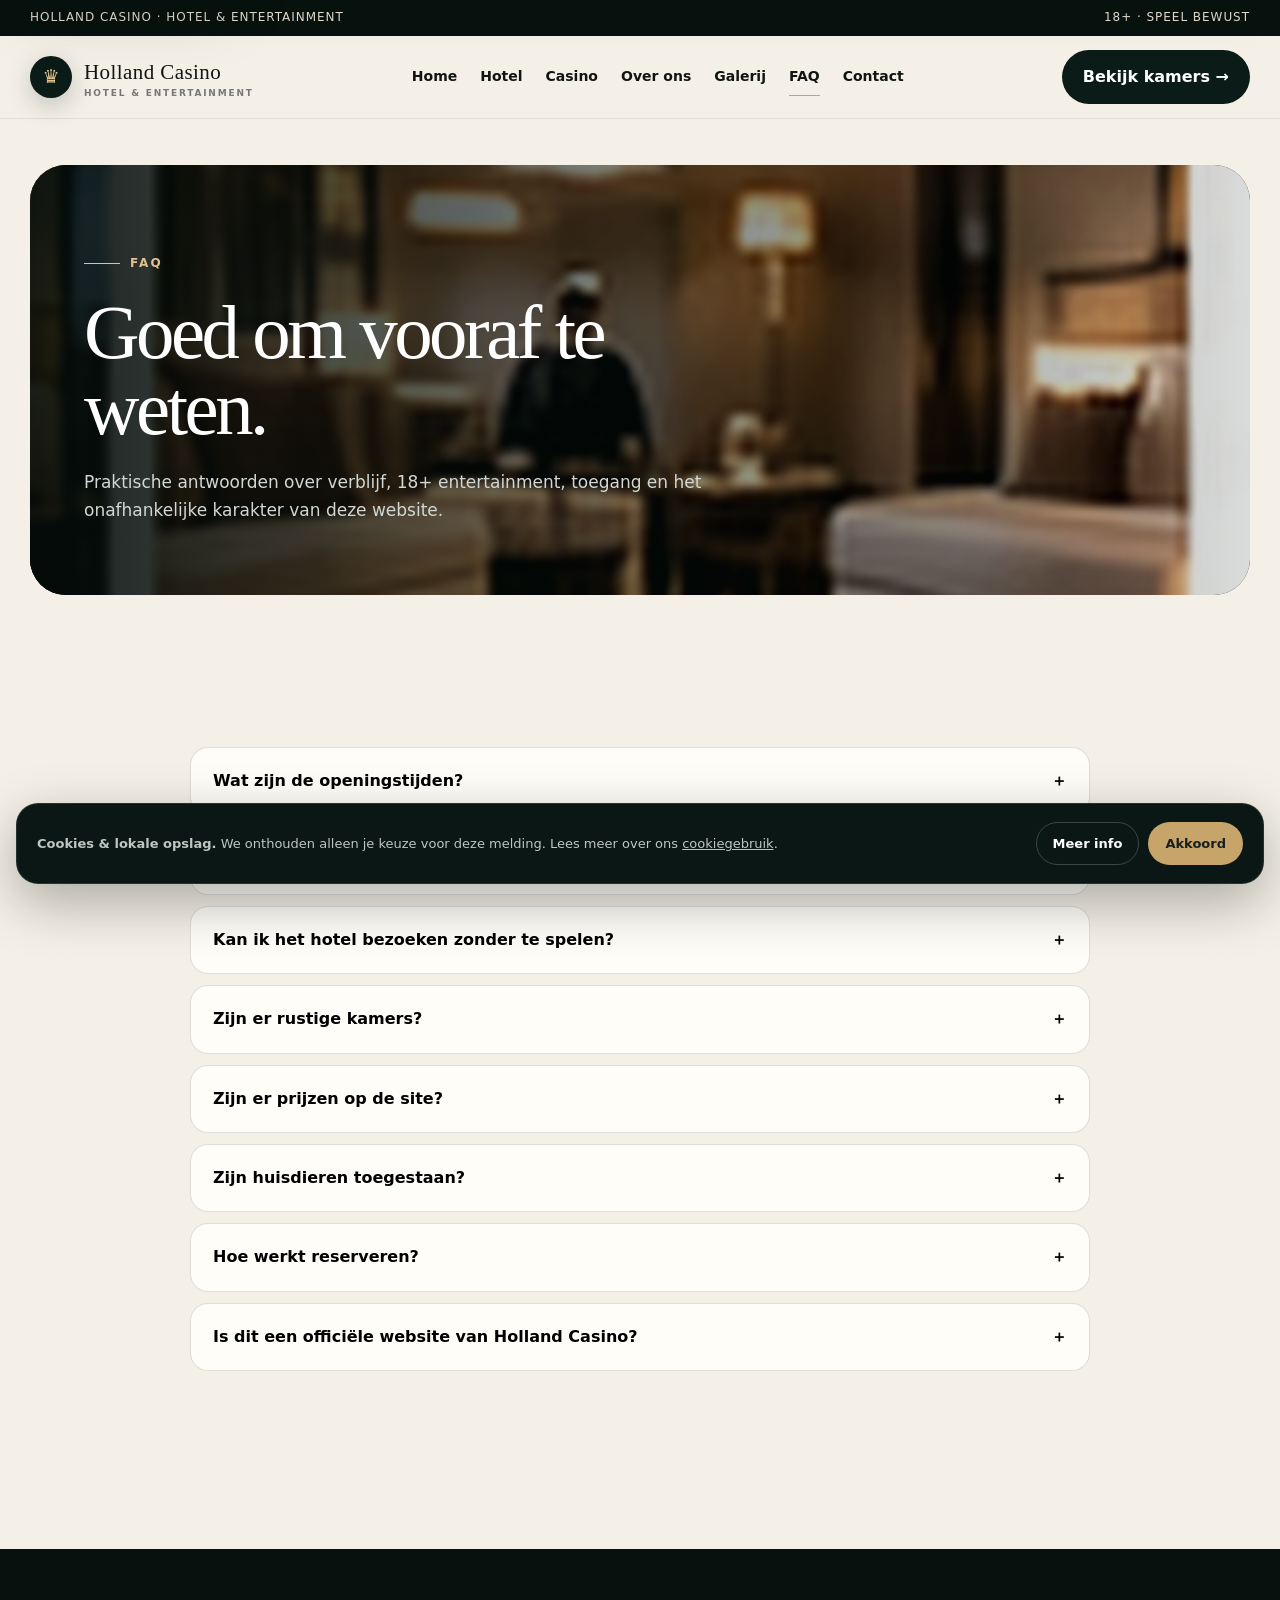
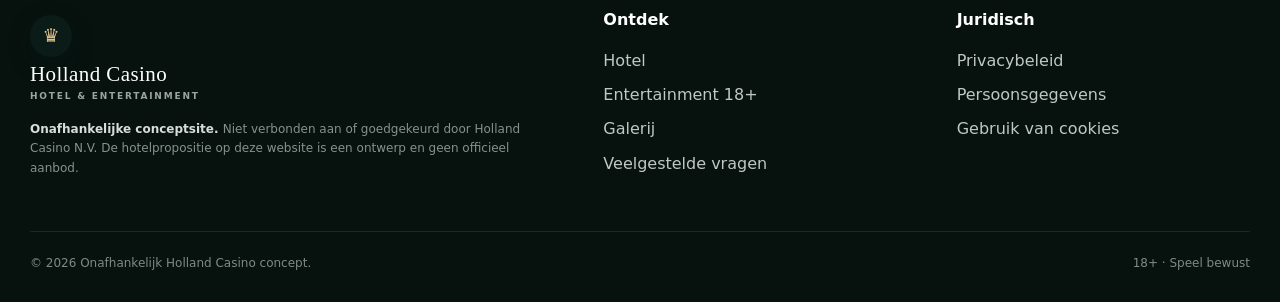
<file: faq.html>
<!doctype html>
<html lang="nl"><head><meta charset="utf-8"/><meta content="width=device-width,initial-scale=1" name="viewport"/><meta content="Praktische antwoorden over kamers, verblijf, 18+ entertainment, toegang en het onafhankelijke karakter van deze website." name="description"/><meta content="#0b1b17" name="theme-color"/><meta content="index,follow" name="robots"/><title>FAQ | Holland Casino</title><link href="data:image/svg+xml,&lt;svg xmlns=%22http://www.w3.org/2000/svg%22 viewBox=%220 0 100 100%22&gt;&lt;text y=%22.9em%22 font-size=%2290%22&gt;♛&lt;/text&gt;&lt;/svg&gt;" rel="icon"/><link href="assets/css/styles.css" rel="stylesheet"/><meta content="light" name="color-scheme"/><link href="https://holland-nl-new.onrender.com/faq.html" rel="canonical"/><meta content="website" property="og:type"/><meta content="nl_NL" property="og:locale"/><meta content="FAQ | Holland Casino" property="og:title"/><meta content="Praktische antwoorden over kamers, verblijf, 18+ entertainment, toegang en het onafhankelijke karakter van deze website." property="og:description"/><meta content="https://holland-nl-new.onrender.com/faq.html" property="og:url"/><meta content="https://holland-nl-new.onrender.com/assets/images/gallery-lounge.jpg" property="og:image"/><meta content="summary_large_image" name="twitter:card"/><meta content="FAQ | Holland Casino" name="twitter:title"/><meta content="Praktische antwoorden over kamers, verblijf, 18+ entertainment, toegang en het onafhankelijke karakter van deze website." name="twitter:description"/><meta content="https://holland-nl-new.onrender.com/assets/images/gallery-lounge.jpg" name="twitter:image"/></head><body><a class="skip-link" href="#main-content">Ga naar hoofdinhoud</a><div class="topbar"><div class="wrap"><span>Holland Casino · Hotel &amp; Entertainment</span><span>18+ · Speel bewust</span></div></div><header class="site-header"><div class="wrap nav"><a aria-label="Holland Casino home" class="brand" href="index.html"><span class="brand-mark">♛</span><span><span class="brand-name">Holland Casino</span><span class="brand-sub">Hotel &amp; Entertainment</span></span></a><nav aria-label="Hoofdnavigatie" class="navlinks" id="main-navigation"><a class="" href="index.html">Home</a><a class="" href="hotel.html">Hotel</a><a class="" href="casino.html">Casino</a><a class="" href="info.html">Over ons</a><a class="" href="gallery.html">Galerij</a><a aria-current="page" class="active" href="faq.html">FAQ</a><a class="" href="contact.html">Contact</a></nav><a class="nav-cta" href="hotel.html">Bekijk kamers →</a><button aria-controls="main-navigation" aria-expanded="false" aria-label="Menu openen" class="menu-btn" type="button">☰</button></div></header><main id="main-content"><section class="pagehero"><div class="wrap"><div class="pagehero-box"><img alt="Hotel lounge" decoding="async" fetchpriority="high" height="547" src="assets/images/gallery-lounge.jpg" width="900"/><div class="pagehero-content"><div class="kicker">FAQ</div><h1>Goed om vooraf te weten.</h1><p>Praktische antwoorden over verblijf, 18+ entertainment, toegang en het onafhankelijke karakter van deze website.</p></div></div></div></section><section><div class="wrap"><div class="faq"><div class="faq-item"><button aria-controls="faq-a-1" class="faq-q" id="faq-q-1" type="button">Wat zijn de openingstijden? <span>＋</span></button><div aria-labelledby="faq-q-1" class="faq-a" id="faq-a-1" role="region"><p>Deze conceptsite noemt geen definitieve openingstijden. Controleer actuele tijden altijd bij de daadwerkelijke exploitant voordat je vertrekt.</p></div></div><div class="faq-item"><button aria-controls="faq-a-2" class="faq-q" id="faq-q-2" type="button">Is een identiteitsbewijs verplicht voor het casino? <span>＋</span></button><div aria-labelledby="faq-q-2" class="faq-a" id="faq-a-2" role="region"><p>Bij Nederlandse kansspelaanbieders gelden leeftijds- en identificatievereisten. Neem voor actuele toegangsvoorwaarden altijd een geldig identiteitsbewijs mee en controleer de officiële informatie vooraf.</p></div></div><div class="faq-item"><button aria-controls="faq-a-3" class="faq-q" id="faq-q-3" type="button">Kan ik het hotel bezoeken zonder te spelen? <span>＋</span></button><div aria-labelledby="faq-q-3" class="faq-a" id="faq-a-3" role="region"><p>Binnen deze hotelpropositie staat verblijf los van deelname aan kansspelen. De hotel-, restaurant- en loungebeleving is als zelfstandig onderdeel uitgewerkt.</p></div></div><div class="faq-item"><button aria-controls="faq-a-4" class="faq-q" id="faq-q-4" type="button">Zijn er rustige kamers? <span>＋</span></button><div aria-labelledby="faq-q-4" class="faq-a" id="faq-a-4" role="region"><p>De kamertypes op deze site zijn ontworpen rond slaapcomfort, verduistering en akoestiek. De hotelpropositie is een ontwerp en geen officieel boekbaar aanbod.</p></div></div><div class="faq-item"><button aria-controls="faq-a-5" class="faq-q" id="faq-q-5" type="button">Zijn er prijzen op de site? <span>＋</span></button><div aria-labelledby="faq-q-5" class="faq-a" id="faq-a-5" role="region"><p>Nee. De website toont bewust geen tarieven of beschikbaarheid, omdat er geen officieel reserveringssysteem aan deze onafhankelijke conceptsite is gekoppeld.</p></div></div><div class="faq-item"><button aria-controls="faq-a-6" class="faq-q" id="faq-q-6" type="button">Zijn huisdieren toegestaan? <span>＋</span></button><div aria-labelledby="faq-q-6" class="faq-a" id="faq-a-6" role="region"><p>Er staat geen definitief huisdierenbeleid op deze site. Controleer dit bij de daadwerkelijke accommodatie voordat je reserveert.</p></div></div><div class="faq-item"><button aria-controls="faq-a-7" class="faq-q" id="faq-q-7" type="button">Hoe werkt reserveren? <span>＋</span></button><div aria-labelledby="faq-q-7" class="faq-a" id="faq-a-7" role="region"><p>Deze onafhankelijke conceptsite verwerkt geen reserveringen. Gebruik voor een echte boeking uitsluitend het officiële kanaal van de accommodatie of exploitant.</p></div></div><div class="faq-item"><button aria-controls="faq-a-8" class="faq-q" id="faq-q-8" type="button">Is dit een officiële website van Holland Casino? <span>＋</span></button><div aria-labelledby="faq-q-8" class="faq-a" id="faq-a-8" role="region"><p>Nee. Dit is een onafhankelijke conceptsite en niet verbonden aan of goedgekeurd door Holland Casino N.V.</p></div></div></div></div></section></main><footer class="footer"><div class="wrap"><div class="footgrid"><div><a class="brand" href="index.html"><span class="brand-mark">♛</span><span><span class="brand-name">Holland Casino</span><span class="brand-sub">Hotel &amp; Entertainment</span></span></a><p class="legal-note"><strong>Onafhankelijke conceptsite. </strong>Niet verbonden aan of goedgekeurd door Holland Casino N.V. De hotelpropositie op deze website is een ontwerp en geen officieel aanbod.</p></div><div><h4>Ontdek</h4><a href="hotel.html">Hotel</a><a href="casino.html">Entertainment 18+</a><a href="gallery.html">Galerij</a><a href="faq.html">Veelgestelde vragen</a></div><div><h4>Juridisch</h4><a data-modal="privacy" href="#">Privacybeleid</a><a data-modal="consent" href="#">Persoonsgegevens</a><a data-modal="cookies" href="#">Gebruik van cookies</a></div></div><div class="copyline"><span>© 2026 Onafhankelijk Holland Casino concept.</span><span>18+ · Speel bewust</span></div></div></footer><div aria-hidden="true" aria-labelledby="modal-title-1" aria-modal="true" class="modal" id="privacy" role="dialog"><div class="modal-card"><div class="modal-head"><h3 id="modal-title-1">Privacybeleid</h3><button aria-label="Sluiten" class="modal-close" type="button">×</button></div><p>Deze website bevat geen contact- of reserveringsformulier en plaatst geen advertentie- of trackingcookies.</p><p>De hostingprovider kan technische gegevens verwerken, zoals IP-adressen en serverlogs, voor beveiliging en beschikbaarheid.</p><p>Wordt later analytics, een boekingssysteem of een contactfunctie toegevoegd, dan moet dit privacybeleid vooraf worden aangepast.</p></div></div>
<div aria-hidden="true" aria-labelledby="modal-title-2" aria-modal="true" class="modal" id="consent" role="dialog"><div class="modal-card"><div class="modal-head"><h3 id="modal-title-2">Persoonsgegevens</h3><button aria-label="Sluiten" class="modal-close" type="button">×</button></div><p>Op deze website staan geen invoervelden voor persoonsgegevens. Je hoeft hier dus geen naam, e-mailadres of andere persoonlijke informatie achter te laten.</p><p>Voor een toekomstige reserverings- of contactfunctie moet vooraf duidelijk zijn welke gegevens worden verwerkt, waarom dat gebeurt en hoe lang ze worden bewaard.</p></div></div>
<div aria-hidden="true" aria-labelledby="modal-title-3" aria-modal="true" class="modal" id="cookies" role="dialog"><div class="modal-card"><div class="modal-head"><h3 id="modal-title-3">Gebruik van cookies</h3><button aria-label="Sluiten" class="modal-close" type="button">×</button></div><p>Deze website gebruikt lokale opslag om te onthouden dat je de cookiemelding hebt geaccepteerd. Er zijn geen advertentie- of trackingcookies ingebouwd.</p><p>Als later analytics of marketingtechnologie wordt toegevoegd, moeten de cookiemelding en deze tekst worden bijgewerkt.</p></div></div>
<div aria-label="Cookiemelding" class="cookie"><p><strong>Cookies &amp; lokale opslag.</strong> We onthouden alleen je keuze voor deze melding. Lees meer over ons <a data-modal="cookies" href="#" style="text-decoration:underline">cookiegebruik</a>.</p><div class="cookie-actions"><button class="btn more" data-modal="cookies" type="button">Meer info</button><button class="btn primary" id="cookieAccept" type="button">Akkoord</button></div></div><script defer="True" src="assets/js/main.js"></script></body></html>
</file>
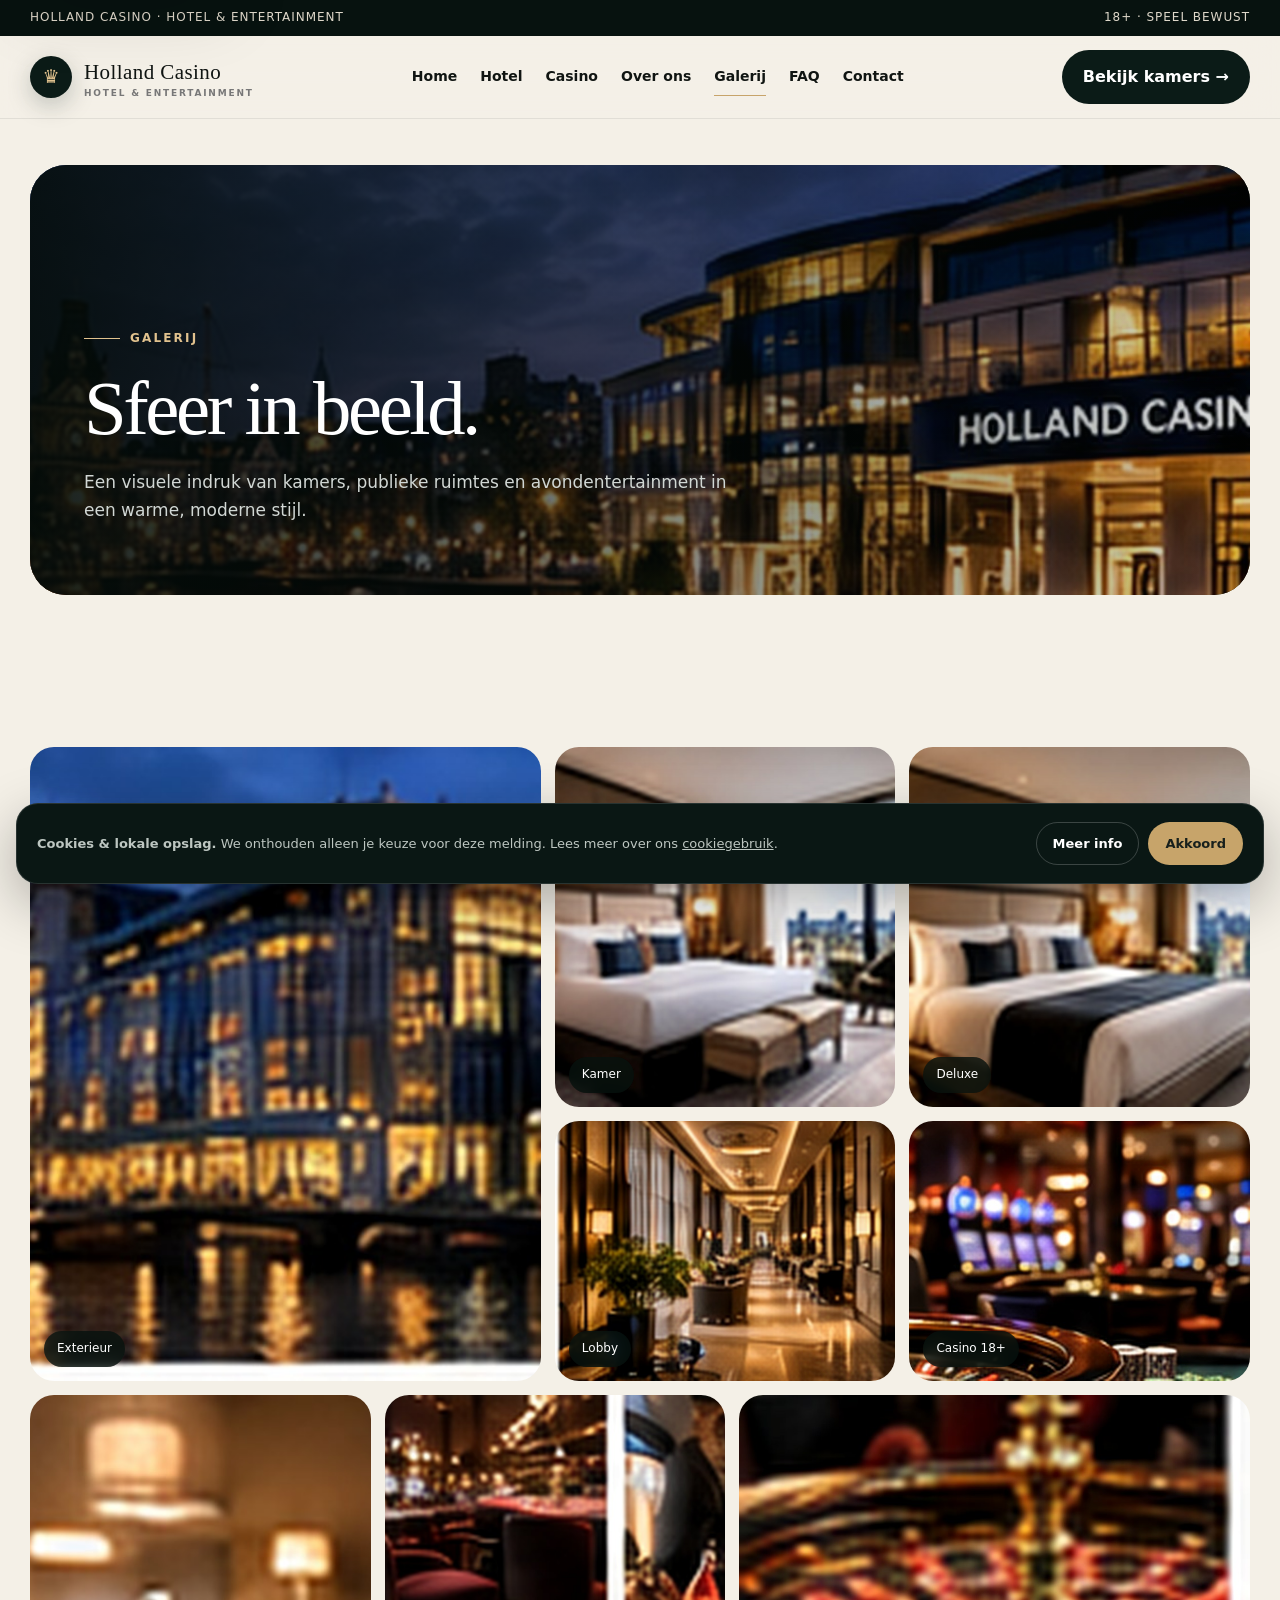
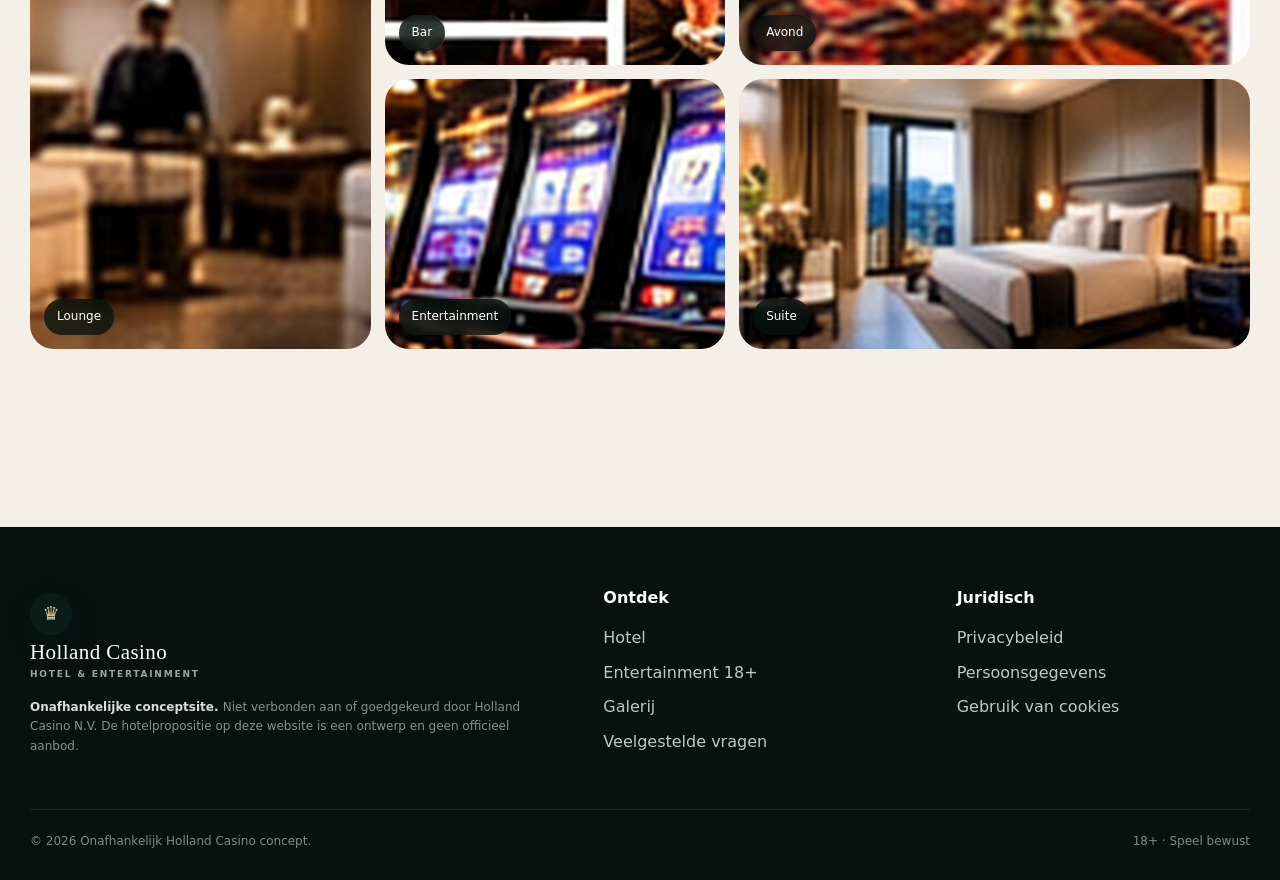
<file: gallery.html>
<!doctype html>
<html lang="nl"><head><meta charset="utf-8"/><meta content="width=device-width,initial-scale=1" name="viewport"/><meta content="Bekijk de sfeer van kamers, lobby, lounge en 18+ avondentertainment in een warme en moderne stijl." name="description"/><meta content="#0b1b17" name="theme-color"/><meta content="index,follow" name="robots"/><title>Galerij | Holland Casino</title><link href="data:image/svg+xml,&lt;svg xmlns=%22http://www.w3.org/2000/svg%22 viewBox=%220 0 100 100%22&gt;&lt;text y=%22.9em%22 font-size=%2290%22&gt;♛&lt;/text&gt;&lt;/svg&gt;" rel="icon"/><link href="assets/css/styles.css" rel="stylesheet"/><meta content="light" name="color-scheme"/><link href="https://holland-nl-new.onrender.com/gallery.html" rel="canonical"/><meta content="website" property="og:type"/><meta content="nl_NL" property="og:locale"/><meta content="Galerij | Holland Casino" property="og:title"/><meta content="Bekijk de sfeer van kamers, lobby, lounge en 18+ avondentertainment in een warme en moderne stijl." property="og:description"/><meta content="https://holland-nl-new.onrender.com/gallery.html" property="og:url"/><meta content="https://holland-nl-new.onrender.com/assets/images/hero.jpg" property="og:image"/><meta content="summary_large_image" name="twitter:card"/><meta content="Galerij | Holland Casino" name="twitter:title"/><meta content="Bekijk de sfeer van kamers, lobby, lounge en 18+ avondentertainment in een warme en moderne stijl." name="twitter:description"/><meta content="https://holland-nl-new.onrender.com/assets/images/hero.jpg" name="twitter:image"/></head><body><a class="skip-link" href="#main-content">Ga naar hoofdinhoud</a><div class="topbar"><div class="wrap"><span>Holland Casino · Hotel &amp; Entertainment</span><span>18+ · Speel bewust</span></div></div><header class="site-header"><div class="wrap nav"><a aria-label="Holland Casino home" class="brand" href="index.html"><span class="brand-mark">♛</span><span><span class="brand-name">Holland Casino</span><span class="brand-sub">Hotel &amp; Entertainment</span></span></a><nav aria-label="Hoofdnavigatie" class="navlinks" id="main-navigation"><a class="" href="index.html">Home</a><a class="" href="hotel.html">Hotel</a><a class="" href="casino.html">Casino</a><a class="" href="info.html">Over ons</a><a aria-current="page" class="active" href="gallery.html">Galerij</a><a class="" href="faq.html">FAQ</a><a class="" href="contact.html">Contact</a></nav><a class="nav-cta" href="hotel.html">Bekijk kamers →</a><button aria-controls="main-navigation" aria-expanded="false" aria-label="Menu openen" class="menu-btn" type="button">☰</button></div></header><main id="main-content"><section class="pagehero"><div class="wrap"><div class="pagehero-box"><img alt="Hotel aan het water" decoding="async" fetchpriority="high" height="446" src="assets/images/hero.jpg" width="1400"/><div class="pagehero-content"><div class="kicker">Galerij</div><h1>Sfeer in beeld.</h1><p>Een visuele indruk van kamers, publieke ruimtes en avondentertainment in een warme, moderne stijl.</p></div></div></div></section><section><div class="wrap"><div class="gallery-grid" style="grid-template-rows:360px 260px"><figure><img alt="Hotel aan het water" decoding="async" height="499" loading="lazy" src="assets/images/contact-city.jpg" width="900"/><figcaption>Exterieur</figcaption></figure><figure><img alt="Comfort kamer" decoding="async" height="759" loading="lazy" src="assets/images/suite-1.jpg" width="900"/><figcaption>Kamer</figcaption></figure><figure><img alt="Deluxe kamer" decoding="async" height="743" loading="lazy" src="assets/images/suite-2.jpg" width="900"/><figcaption>Deluxe</figcaption></figure><figure><img alt="Lobby" decoding="async" height="738" loading="lazy" src="assets/images/lobby.jpg" width="900"/><figcaption>Lobby</figcaption></figure><figure><img alt="Casino" decoding="async" height="496" loading="lazy" src="assets/images/casino-hero.jpg" width="1400"/><figcaption>Casino 18+</figcaption></figure></div><div class="gallery-grid" style="margin-top:14px;grid-template-columns:.8fr .8fr 1.2fr"><figure><img alt="Lounge" decoding="async" height="547" loading="lazy" src="assets/images/gallery-lounge.jpg" width="900"/><figcaption>Lounge</figcaption></figure><figure><img alt="Bar" decoding="async" height="567" loading="lazy" src="assets/images/gallery-bar.jpg" width="900"/><figcaption>Bar</figcaption></figure><figure><img alt="Roulette" decoding="async" height="1003" loading="lazy" src="assets/images/roulette.jpg" width="900"/><figcaption>Avond</figcaption></figure><figure><img alt="Speelautomaten" decoding="async" height="1044" loading="lazy" src="assets/images/slots.jpg" width="900"/><figcaption>Entertainment</figcaption></figure><figure><img alt="Hotelkamer" decoding="async" height="552" loading="lazy" src="assets/images/gallery-room.jpg" width="900"/><figcaption>Suite</figcaption></figure></div></div></section></main><footer class="footer"><div class="wrap"><div class="footgrid"><div><a class="brand" href="index.html"><span class="brand-mark">♛</span><span><span class="brand-name">Holland Casino</span><span class="brand-sub">Hotel &amp; Entertainment</span></span></a><p class="legal-note"><strong>Onafhankelijke conceptsite. </strong>Niet verbonden aan of goedgekeurd door Holland Casino N.V. De hotelpropositie op deze website is een ontwerp en geen officieel aanbod.</p></div><div><h4>Ontdek</h4><a href="hotel.html">Hotel</a><a href="casino.html">Entertainment 18+</a><a href="gallery.html">Galerij</a><a href="faq.html">Veelgestelde vragen</a></div><div><h4>Juridisch</h4><a data-modal="privacy" href="#">Privacybeleid</a><a data-modal="consent" href="#">Persoonsgegevens</a><a data-modal="cookies" href="#">Gebruik van cookies</a></div></div><div class="copyline"><span>© 2026 Onafhankelijk Holland Casino concept.</span><span>18+ · Speel bewust</span></div></div></footer><div aria-hidden="true" aria-labelledby="modal-title-1" aria-modal="true" class="modal" id="privacy" role="dialog"><div class="modal-card"><div class="modal-head"><h3 id="modal-title-1">Privacybeleid</h3><button aria-label="Sluiten" class="modal-close" type="button">×</button></div><p>Deze website bevat geen contact- of reserveringsformulier en plaatst geen advertentie- of trackingcookies.</p><p>De hostingprovider kan technische gegevens verwerken, zoals IP-adressen en serverlogs, voor beveiliging en beschikbaarheid.</p><p>Wordt later analytics, een boekingssysteem of een contactfunctie toegevoegd, dan moet dit privacybeleid vooraf worden aangepast.</p></div></div>
<div aria-hidden="true" aria-labelledby="modal-title-2" aria-modal="true" class="modal" id="consent" role="dialog"><div class="modal-card"><div class="modal-head"><h3 id="modal-title-2">Persoonsgegevens</h3><button aria-label="Sluiten" class="modal-close" type="button">×</button></div><p>Op deze website staan geen invoervelden voor persoonsgegevens. Je hoeft hier dus geen naam, e-mailadres of andere persoonlijke informatie achter te laten.</p><p>Voor een toekomstige reserverings- of contactfunctie moet vooraf duidelijk zijn welke gegevens worden verwerkt, waarom dat gebeurt en hoe lang ze worden bewaard.</p></div></div>
<div aria-hidden="true" aria-labelledby="modal-title-3" aria-modal="true" class="modal" id="cookies" role="dialog"><div class="modal-card"><div class="modal-head"><h3 id="modal-title-3">Gebruik van cookies</h3><button aria-label="Sluiten" class="modal-close" type="button">×</button></div><p>Deze website gebruikt lokale opslag om te onthouden dat je de cookiemelding hebt geaccepteerd. Er zijn geen advertentie- of trackingcookies ingebouwd.</p><p>Als later analytics of marketingtechnologie wordt toegevoegd, moeten de cookiemelding en deze tekst worden bijgewerkt.</p></div></div>
<div aria-label="Cookiemelding" class="cookie"><p><strong>Cookies &amp; lokale opslag.</strong> We onthouden alleen je keuze voor deze melding. Lees meer over ons <a data-modal="cookies" href="#" style="text-decoration:underline">cookiegebruik</a>.</p><div class="cookie-actions"><button class="btn more" data-modal="cookies" type="button">Meer info</button><button class="btn primary" id="cookieAccept" type="button">Akkoord</button></div></div><script defer="True" src="assets/js/main.js"></script></body></html>
</file>
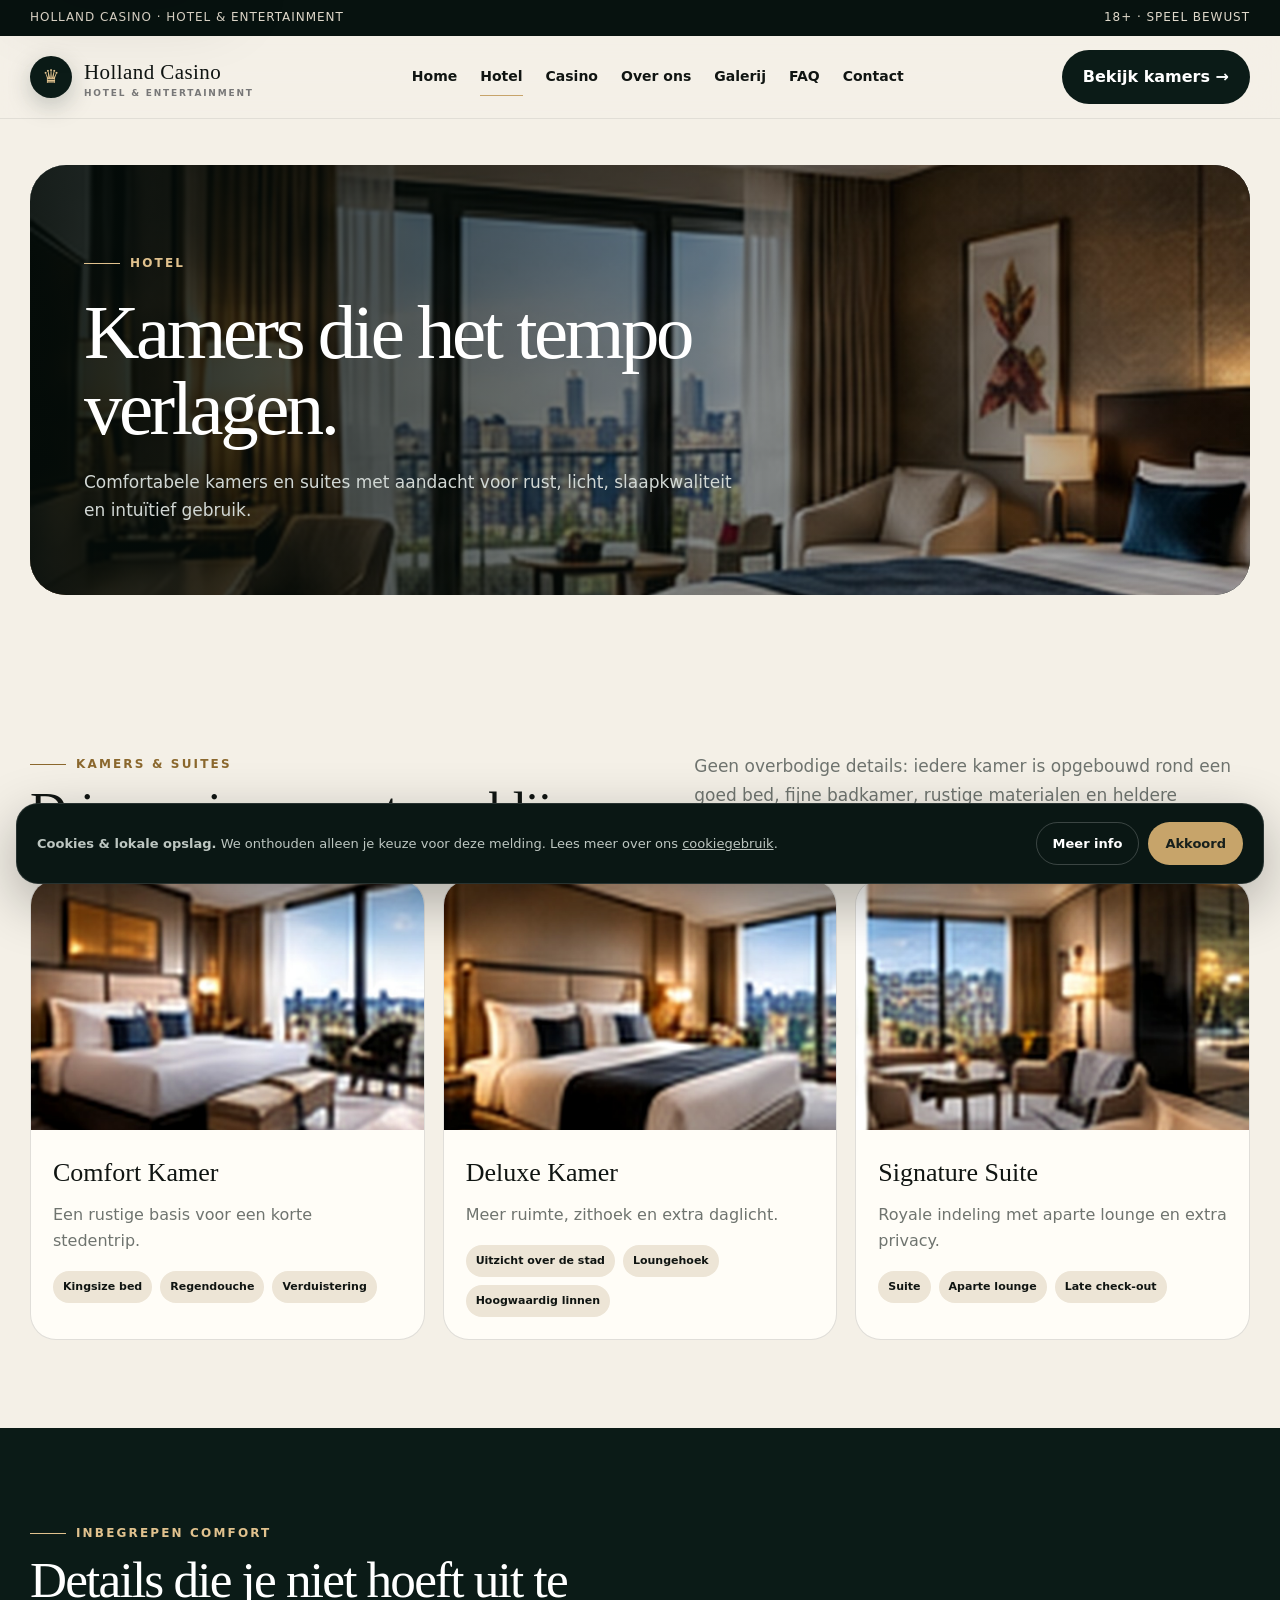
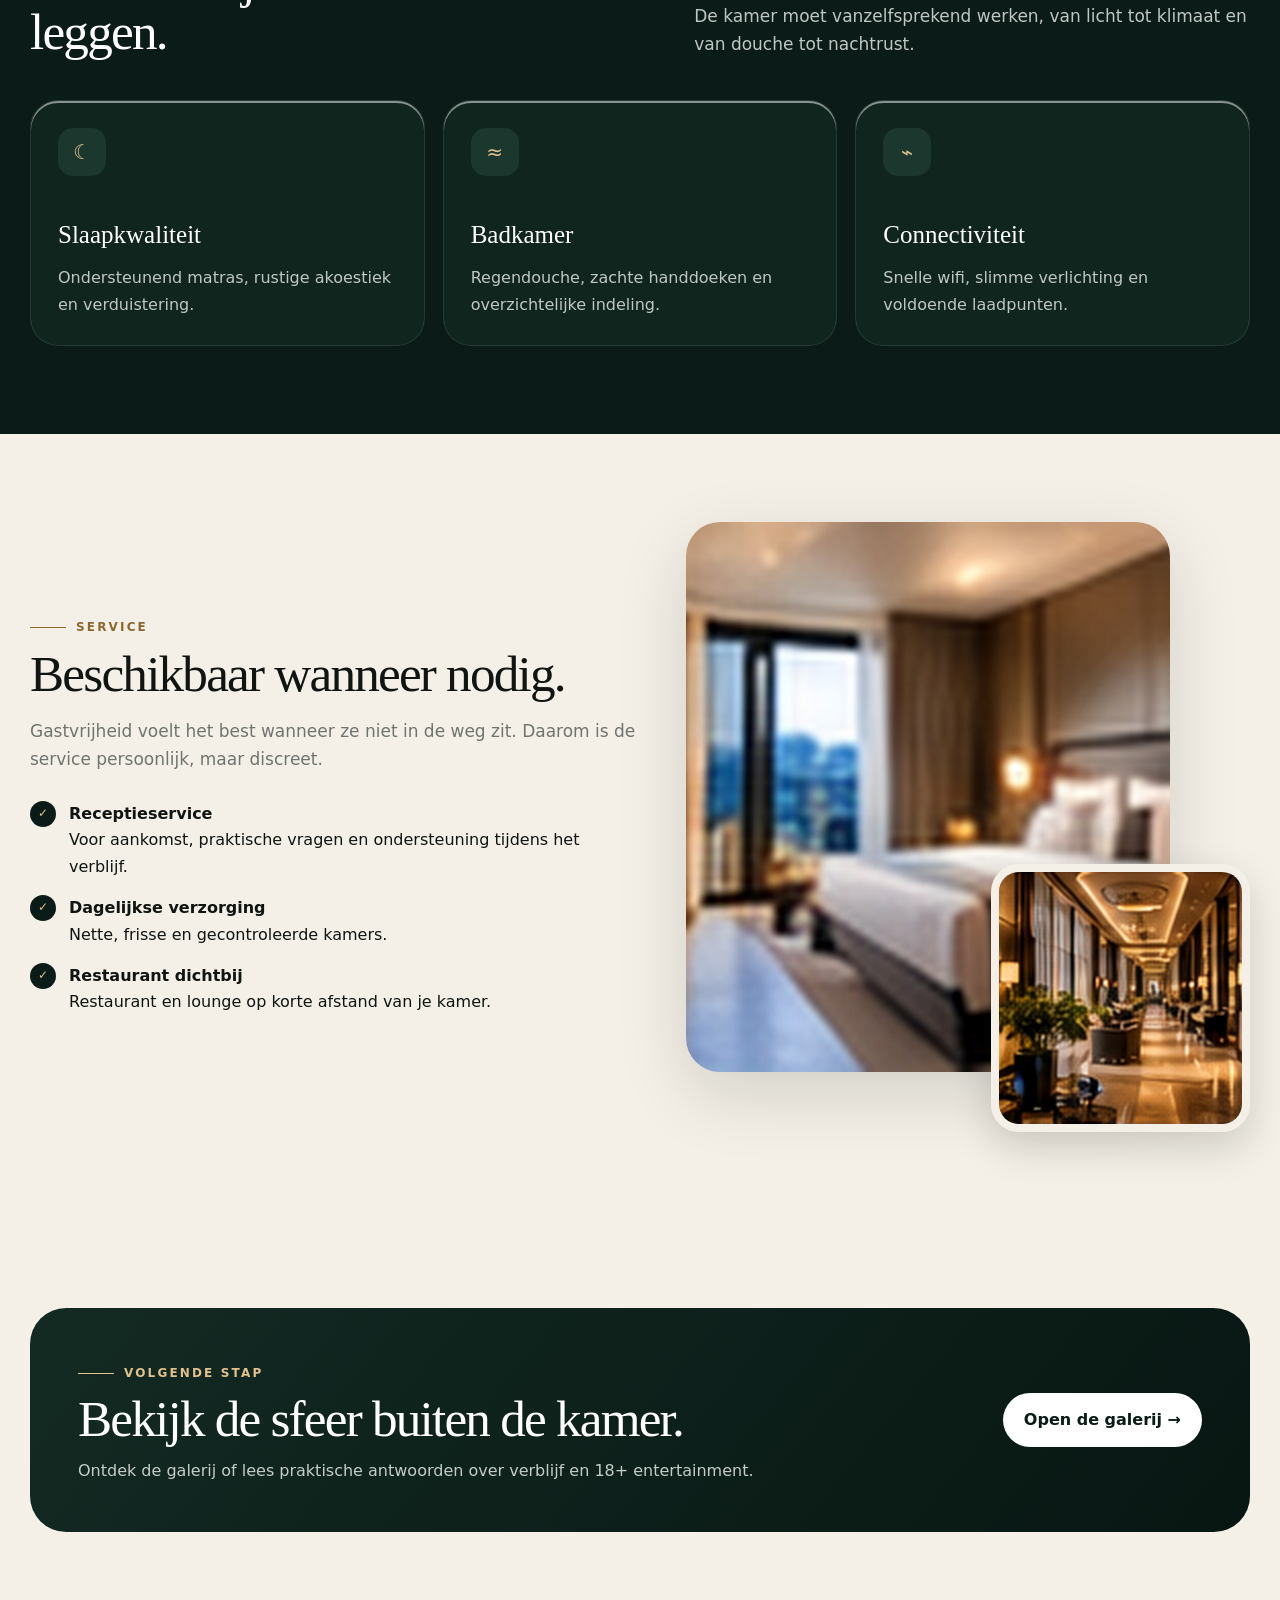
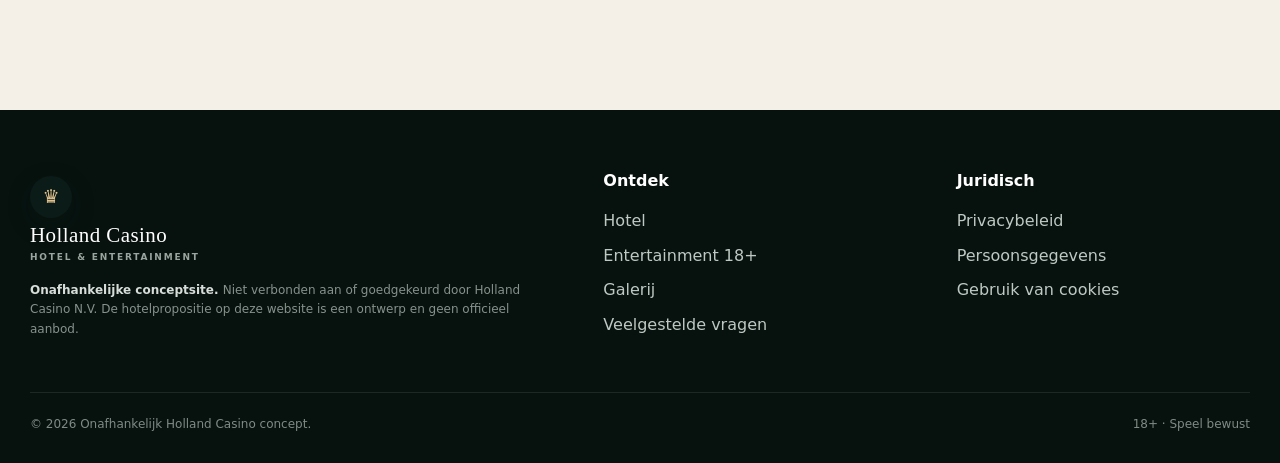
<file: hotel.html>
<!doctype html>
<html lang="nl"><head><meta charset="utf-8"/><meta content="width=device-width,initial-scale=1" name="viewport"/><meta content="Bekijk comfortabele kamers en suites met aandacht voor slaapkwaliteit, rustige materialen, service en moderne voorzieningen." name="description"/><meta content="#0b1b17" name="theme-color"/><meta content="index,follow" name="robots"/><title>Hotel &amp; Kamers | Holland Casino</title><link href="data:image/svg+xml,&lt;svg xmlns=%22http://www.w3.org/2000/svg%22 viewBox=%220 0 100 100%22&gt;&lt;text y=%22.9em%22 font-size=%2290%22&gt;♛&lt;/text&gt;&lt;/svg&gt;" rel="icon"/><link href="assets/css/styles.css" rel="stylesheet"/><meta content="light" name="color-scheme"/><link href="https://holland-nl-new.onrender.com/hotel.html" rel="canonical"/><meta content="website" property="og:type"/><meta content="nl_NL" property="og:locale"/><meta content="Hotel &amp; Kamers | Holland Casino" property="og:title"/><meta content="Bekijk comfortabele kamers en suites met aandacht voor slaapkwaliteit, rustige materialen, service en moderne voorzieningen." property="og:description"/><meta content="https://holland-nl-new.onrender.com/hotel.html" property="og:url"/><meta content="https://holland-nl-new.onrender.com/assets/images/room-hero.jpg" property="og:image"/><meta content="summary_large_image" name="twitter:card"/><meta content="Hotel &amp; Kamers | Holland Casino" name="twitter:title"/><meta content="Bekijk comfortabele kamers en suites met aandacht voor slaapkwaliteit, rustige materialen, service en moderne voorzieningen." name="twitter:description"/><meta content="https://holland-nl-new.onrender.com/assets/images/room-hero.jpg" name="twitter:image"/></head><body><a class="skip-link" href="#main-content">Ga naar hoofdinhoud</a><div class="topbar"><div class="wrap"><span>Holland Casino · Hotel &amp; Entertainment</span><span>18+ · Speel bewust</span></div></div><header class="site-header"><div class="wrap nav"><a aria-label="Holland Casino home" class="brand" href="index.html"><span class="brand-mark">♛</span><span><span class="brand-name">Holland Casino</span><span class="brand-sub">Hotel &amp; Entertainment</span></span></a><nav aria-label="Hoofdnavigatie" class="navlinks" id="main-navigation"><a class="" href="index.html">Home</a><a aria-current="page" class="active" href="hotel.html">Hotel</a><a class="" href="casino.html">Casino</a><a class="" href="info.html">Over ons</a><a class="" href="gallery.html">Galerij</a><a class="" href="faq.html">FAQ</a><a class="" href="contact.html">Contact</a></nav><a class="nav-cta" href="hotel.html">Bekijk kamers →</a><button aria-controls="main-navigation" aria-expanded="false" aria-label="Menu openen" class="menu-btn" type="button">☰</button></div></header><main id="main-content"><section class="pagehero"><div class="wrap"><div class="pagehero-box"><img alt="Premium hotelkamer" decoding="async" fetchpriority="high" height="540" src="assets/images/room-hero.jpg" width="1400"/><div class="pagehero-content"><div class="kicker">Hotel</div><h1>Kamers die het tempo verlagen.</h1><p>Comfortabele kamers en suites met aandacht voor rust, licht, slaapkwaliteit en intuïtief gebruik.</p></div></div></div></section><section><div class="wrap"><div class="section-head"><div><div class="kicker" style="color:#8b682e">Kamers &amp; suites</div><h2>Drie manieren om te verblijven.</h2></div><p>Geen overbodige details: iedere kamer is opgebouwd rond een goed bed, fijne badkamer, rustige materialen en heldere functionaliteit.</p></div><div class="rooms"><article class="room reveal"><img alt="Comfort kamer" decoding="async" height="759" loading="lazy" src="assets/images/suite-1.jpg" width="900"/><div class="room-body"><h3>Comfort Kamer</h3><p>Een rustige basis voor een korte stedentrip.</p><div class="pillrow"><span class="pill">Kingsize bed</span><span class="pill">Regendouche</span><span class="pill">Verduistering</span></div></div></article><article class="room reveal"><img alt="Deluxe kamer" decoding="async" height="743" loading="lazy" src="assets/images/suite-2.jpg" width="900"/><div class="room-body"><h3>Deluxe Kamer</h3><p>Meer ruimte, zithoek en extra daglicht.</p><div class="pillrow"><span class="pill">Uitzicht over de stad</span><span class="pill">Loungehoek</span><span class="pill">Hoogwaardig linnen</span></div></div></article><article class="room reveal"><img alt="Signature suite" decoding="async" height="707" loading="lazy" src="assets/images/suite-3.jpg" width="900"/><div class="room-body"><h3>Signature Suite</h3><p>Royale indeling met aparte lounge en extra privacy.</p><div class="pillrow"><span class="pill">Suite</span><span class="pill">Aparte lounge</span><span class="pill">Late check-out</span></div></div></article></div></div></section><section class="dark"><div class="wrap"><div class="section-head"><div><div class="kicker">Inbegrepen comfort</div><h2>Details die je niet hoeft uit te leggen.</h2></div><p>De kamer moet vanzelfsprekend werken, van licht tot klimaat en van douche tot nachtrust.</p></div><div class="grid3"><article class="card"><div class="icon">☾</div><h3>Slaapkwaliteit</h3><p>Ondersteunend matras, rustige akoestiek en verduistering.</p></article><article class="card"><div class="icon">≈</div><h3>Badkamer</h3><p>Regendouche, zachte handdoeken en overzichtelijke indeling.</p></article><article class="card"><div class="icon">⌁</div><h3>Connectiviteit</h3><p>Snelle wifi, slimme verlichting en voldoende laadpunten.</p></article></div></div></section><section><div class="wrap split"><div class="split-copy"><div class="kicker" style="color:#8b682e">Service</div><h2>Beschikbaar wanneer nodig.</h2><p>Gastvrijheid voelt het best wanneer ze niet in de weg zit. Daarom is de service persoonlijk, maar discreet.</p><div class="checks"><div class="check"><b>✓</b><div><strong>Receptieservice</strong><br/><span>Voor aankomst, praktische vragen en ondersteuning tijdens het verblijf.</span></div></div><div class="check"><b>✓</b><div><strong>Dagelijkse verzorging</strong><br/><span>Nette, frisse en gecontroleerde kamers.</span></div></div><div class="check"><b>✓</b><div><strong>Restaurant dichtbij</strong><br/><span>Restaurant en lounge op korte afstand van je kamer.</span></div></div></div></div><div class="image-stack"><div class="big"><img alt="Moderne kamer" decoding="async" height="552" loading="lazy" src="assets/images/gallery-room.jpg" width="900"/></div><div class="small"><img alt="Hotelgang en lobby" decoding="async" height="738" loading="lazy" src="assets/images/lobby.jpg" width="900"/></div></div></div></section><section><div class="wrap"><div class="cta reveal"><div><div class="kicker">Volgende stap</div><h2>Bekijk de sfeer buiten de kamer.</h2><p>Ontdek de galerij of lees praktische antwoorden over verblijf en 18+ entertainment.</p></div><a class="btn light" href="gallery.html">Open de galerij →</a></div></div></section></main><footer class="footer"><div class="wrap"><div class="footgrid"><div><a class="brand" href="index.html"><span class="brand-mark">♛</span><span><span class="brand-name">Holland Casino</span><span class="brand-sub">Hotel &amp; Entertainment</span></span></a><p class="legal-note"><strong>Onafhankelijke conceptsite. </strong>Niet verbonden aan of goedgekeurd door Holland Casino N.V. De hotelpropositie op deze website is een ontwerp en geen officieel aanbod.</p></div><div><h4>Ontdek</h4><a href="hotel.html">Hotel</a><a href="casino.html">Entertainment 18+</a><a href="gallery.html">Galerij</a><a href="faq.html">Veelgestelde vragen</a></div><div><h4>Juridisch</h4><a data-modal="privacy" href="#">Privacybeleid</a><a data-modal="consent" href="#">Persoonsgegevens</a><a data-modal="cookies" href="#">Gebruik van cookies</a></div></div><div class="copyline"><span>© 2026 Onafhankelijk Holland Casino concept.</span><span>18+ · Speel bewust</span></div></div></footer><div aria-hidden="true" aria-labelledby="modal-title-1" aria-modal="true" class="modal" id="privacy" role="dialog"><div class="modal-card"><div class="modal-head"><h3 id="modal-title-1">Privacybeleid</h3><button aria-label="Sluiten" class="modal-close" type="button">×</button></div><p>Deze website bevat geen contact- of reserveringsformulier en plaatst geen advertentie- of trackingcookies.</p><p>De hostingprovider kan technische gegevens verwerken, zoals IP-adressen en serverlogs, voor beveiliging en beschikbaarheid.</p><p>Wordt later analytics, een boekingssysteem of een contactfunctie toegevoegd, dan moet dit privacybeleid vooraf worden aangepast.</p></div></div>
<div aria-hidden="true" aria-labelledby="modal-title-2" aria-modal="true" class="modal" id="consent" role="dialog"><div class="modal-card"><div class="modal-head"><h3 id="modal-title-2">Persoonsgegevens</h3><button aria-label="Sluiten" class="modal-close" type="button">×</button></div><p>Op deze website staan geen invoervelden voor persoonsgegevens. Je hoeft hier dus geen naam, e-mailadres of andere persoonlijke informatie achter te laten.</p><p>Voor een toekomstige reserverings- of contactfunctie moet vooraf duidelijk zijn welke gegevens worden verwerkt, waarom dat gebeurt en hoe lang ze worden bewaard.</p></div></div>
<div aria-hidden="true" aria-labelledby="modal-title-3" aria-modal="true" class="modal" id="cookies" role="dialog"><div class="modal-card"><div class="modal-head"><h3 id="modal-title-3">Gebruik van cookies</h3><button aria-label="Sluiten" class="modal-close" type="button">×</button></div><p>Deze website gebruikt lokale opslag om te onthouden dat je de cookiemelding hebt geaccepteerd. Er zijn geen advertentie- of trackingcookies ingebouwd.</p><p>Als later analytics of marketingtechnologie wordt toegevoegd, moeten de cookiemelding en deze tekst worden bijgewerkt.</p></div></div>
<div aria-label="Cookiemelding" class="cookie"><p><strong>Cookies &amp; lokale opslag.</strong> We onthouden alleen je keuze voor deze melding. Lees meer over ons <a data-modal="cookies" href="#" style="text-decoration:underline">cookiegebruik</a>.</p><div class="cookie-actions"><button class="btn more" data-modal="cookies" type="button">Meer info</button><button class="btn primary" id="cookieAccept" type="button">Akkoord</button></div></div><script defer="True" src="assets/js/main.js"></script></body></html>
</file>
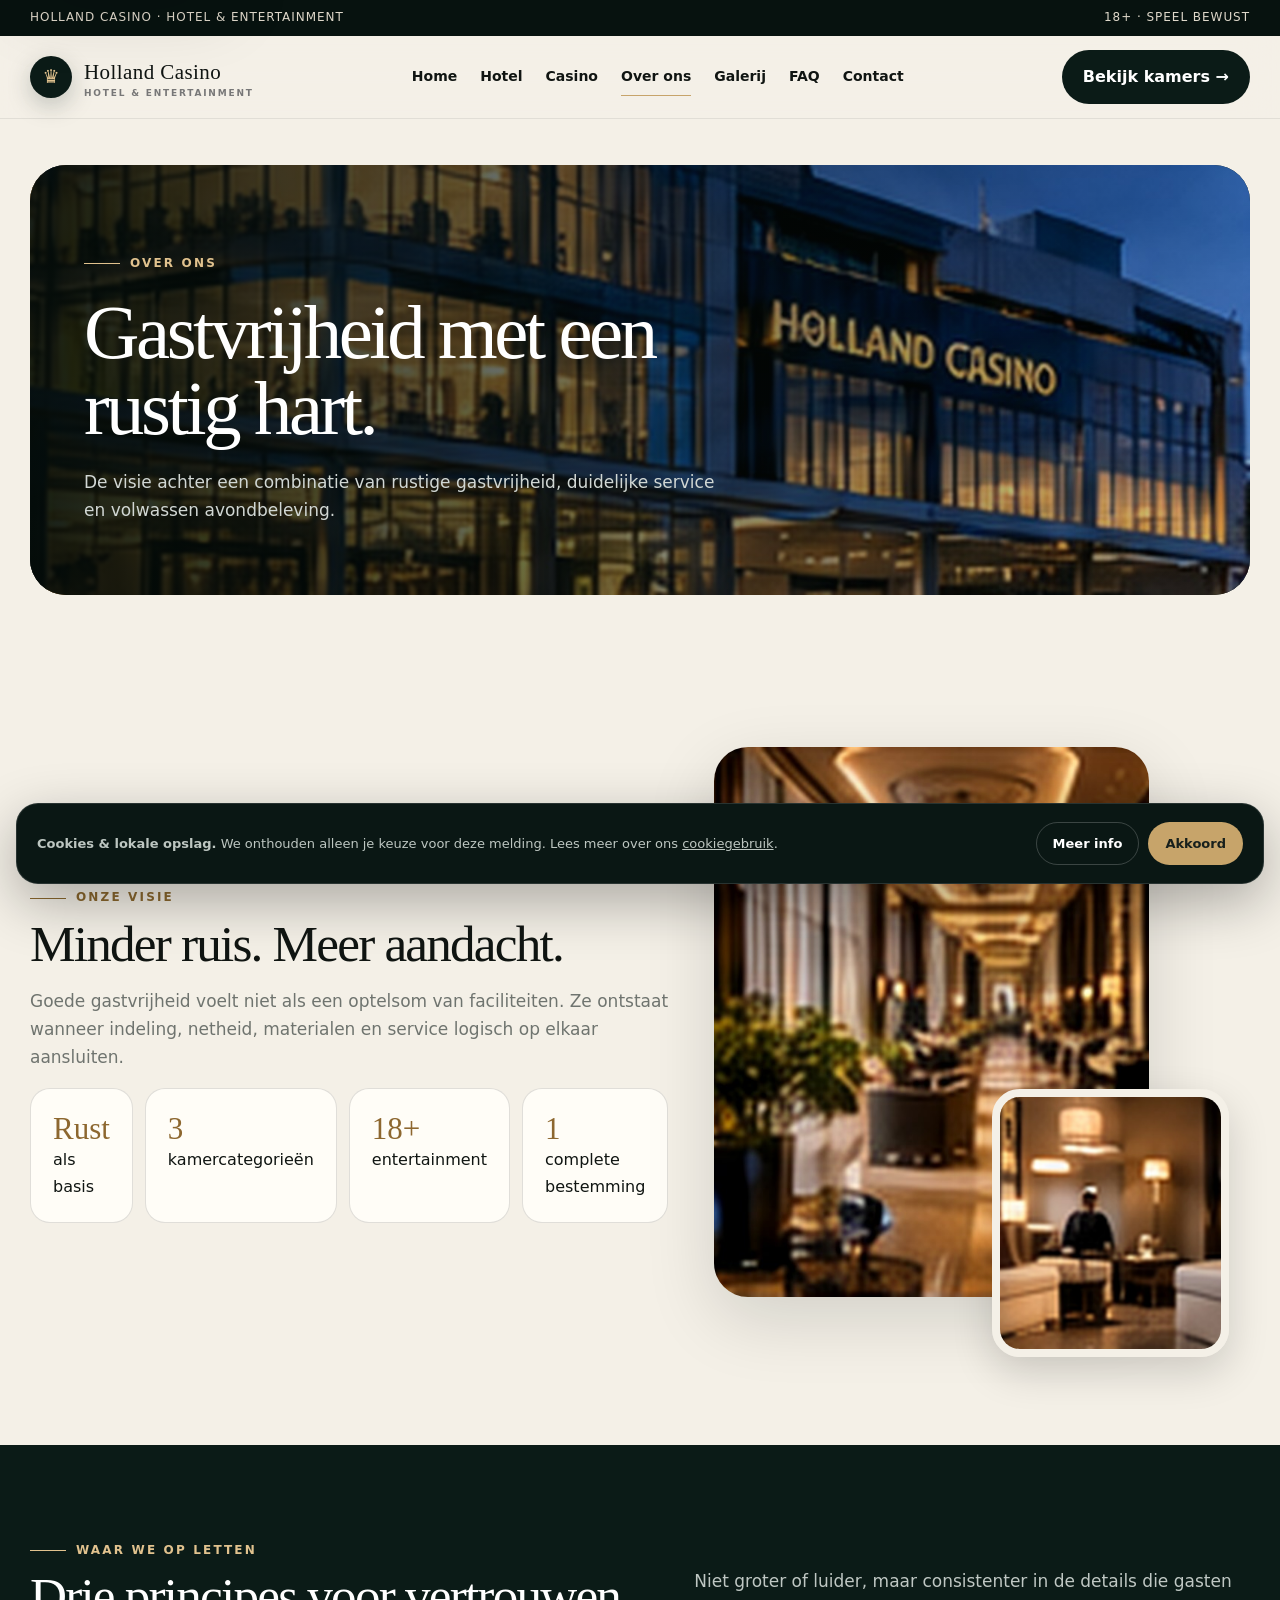
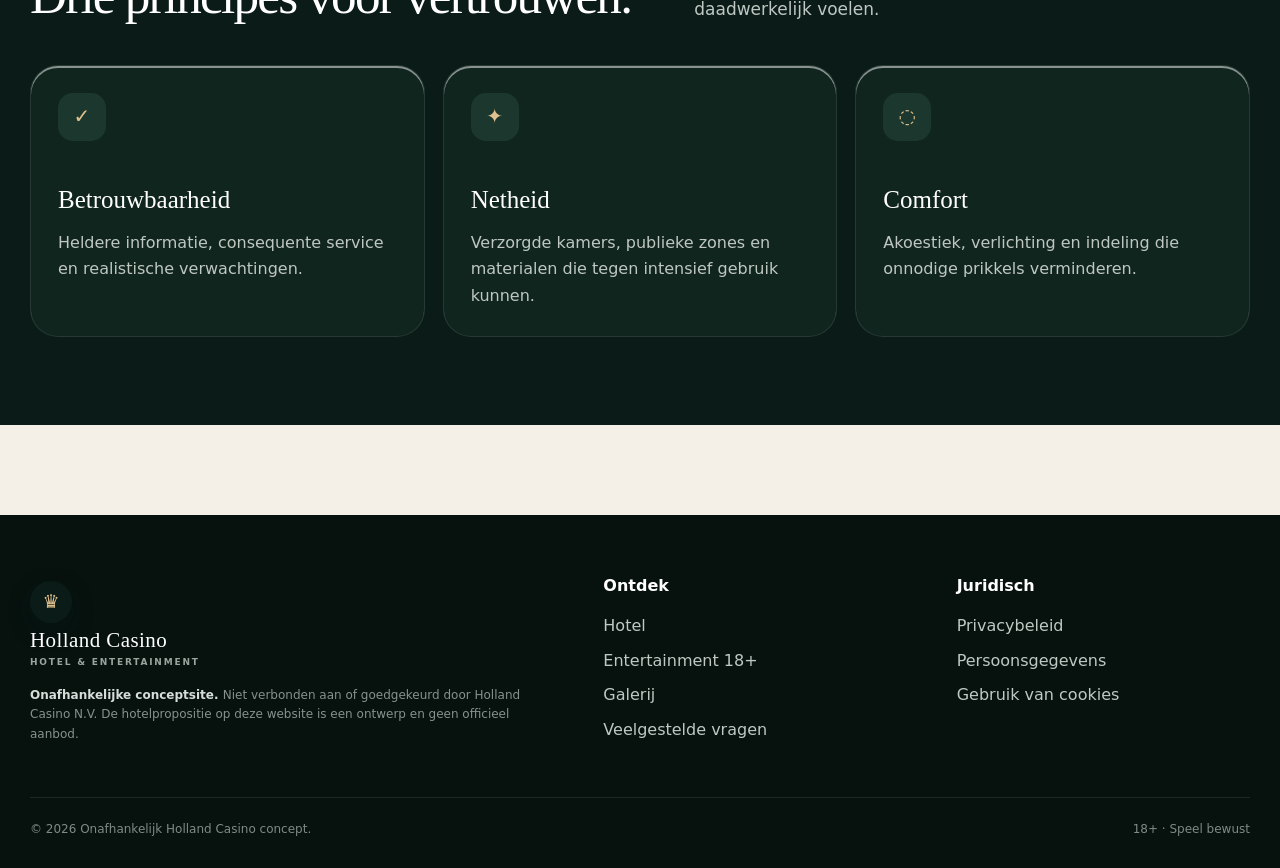
<file: info.html>
<!doctype html>
<html lang="nl"><head><meta charset="utf-8"/><meta content="width=device-width,initial-scale=1" name="viewport"/><meta content="Lees over de visie op gastvrijheid, comfort, kwaliteit en de combinatie van hotel en volwassen avondentertainment." name="description"/><meta content="#0b1b17" name="theme-color"/><meta content="index,follow" name="robots"/><title>Over ons | Holland Casino</title><link href="data:image/svg+xml,&lt;svg xmlns=%22http://www.w3.org/2000/svg%22 viewBox=%220 0 100 100%22&gt;&lt;text y=%22.9em%22 font-size=%2290%22&gt;♛&lt;/text&gt;&lt;/svg&gt;" rel="icon"/><link href="assets/css/styles.css" rel="stylesheet"/><meta content="light" name="color-scheme"/><link href="https://holland-nl-new.onrender.com/info.html" rel="canonical"/><meta content="website" property="og:type"/><meta content="nl_NL" property="og:locale"/><meta content="Over ons | Holland Casino" property="og:title"/><meta content="Lees over de visie op gastvrijheid, comfort, kwaliteit en de combinatie van hotel en volwassen avondentertainment." property="og:description"/><meta content="https://holland-nl-new.onrender.com/info.html" property="og:url"/><meta content="https://holland-nl-new.onrender.com/assets/images/exterior.jpg" property="og:image"/><meta content="summary_large_image" name="twitter:card"/><meta content="Over ons | Holland Casino" name="twitter:title"/><meta content="Lees over de visie op gastvrijheid, comfort, kwaliteit en de combinatie van hotel en volwassen avondentertainment." name="twitter:description"/><meta content="https://holland-nl-new.onrender.com/assets/images/exterior.jpg" name="twitter:image"/></head><body><a class="skip-link" href="#main-content">Ga naar hoofdinhoud</a><div class="topbar"><div class="wrap"><span>Holland Casino · Hotel &amp; Entertainment</span><span>18+ · Speel bewust</span></div></div><header class="site-header"><div class="wrap nav"><a aria-label="Holland Casino home" class="brand" href="index.html"><span class="brand-mark">♛</span><span><span class="brand-name">Holland Casino</span><span class="brand-sub">Hotel &amp; Entertainment</span></span></a><nav aria-label="Hoofdnavigatie" class="navlinks" id="main-navigation"><a class="" href="index.html">Home</a><a class="" href="hotel.html">Hotel</a><a class="" href="casino.html">Casino</a><a aria-current="page" class="active" href="info.html">Over ons</a><a class="" href="gallery.html">Galerij</a><a class="" href="faq.html">FAQ</a><a class="" href="contact.html">Contact</a></nav><a class="nav-cta" href="hotel.html">Bekijk kamers →</a><button aria-controls="main-navigation" aria-expanded="false" aria-label="Menu openen" class="menu-btn" type="button">☰</button></div></header><main id="main-content"><section class="pagehero"><div class="wrap"><div class="pagehero-box"><img alt="Holland Casino hotellocatie" decoding="async" fetchpriority="high" height="496" src="assets/images/exterior.jpg" width="1400"/><div class="pagehero-content"><div class="kicker">Over ons</div><h1>Gastvrijheid met een rustig hart.</h1><p>De visie achter een combinatie van rustige gastvrijheid, duidelijke service en volwassen avondbeleving.</p></div></div></div></section><section><div class="wrap split"><div class="split-copy"><div class="kicker" style="color:#8b682e">Onze visie</div><h2>Minder ruis. Meer aandacht.</h2><p>Goede gastvrijheid voelt niet als een optelsom van faciliteiten. Ze ontstaat wanneer indeling, netheid, materialen en service logisch op elkaar aansluiten.</p><div class="facts"><div class="fact"><b>Rust</b><span>als basis</span></div><div class="fact"><b>3</b><span>kamercategorieën</span></div><div class="fact"><b>18+</b><span>entertainment</span></div><div class="fact"><b>1</b><span>complete bestemming</span></div></div></div><div class="image-stack"><div class="big"><img alt="Premium hotellobby" decoding="async" height="738" loading="lazy" src="assets/images/lobby.jpg" width="900"/></div><div class="small"><img alt="Lounge" decoding="async" height="547" loading="lazy" src="assets/images/gallery-lounge.jpg" width="900"/></div></div></div></section><section class="dark"><div class="wrap"><div class="section-head"><div><div class="kicker">Waar we op letten</div><h2>Drie principes voor vertrouwen.</h2></div><p>Niet groter of luider, maar consistenter in de details die gasten daadwerkelijk voelen.</p></div><div class="grid3"><article class="card"><div class="icon">✓</div><h3>Betrouwbaarheid</h3><p>Heldere informatie, consequente service en realistische verwachtingen.</p></article><article class="card"><div class="icon">✦</div><h3>Netheid</h3><p>Verzorgde kamers, publieke zones en materialen die tegen intensief gebruik kunnen.</p></article><article class="card"><div class="icon">◌</div><h3>Comfort</h3><p>Akoestiek, verlichting en indeling die onnodige prikkels verminderen.</p></article></div></div></section></main><footer class="footer"><div class="wrap"><div class="footgrid"><div><a class="brand" href="index.html"><span class="brand-mark">♛</span><span><span class="brand-name">Holland Casino</span><span class="brand-sub">Hotel &amp; Entertainment</span></span></a><p class="legal-note"><strong>Onafhankelijke conceptsite. </strong>Niet verbonden aan of goedgekeurd door Holland Casino N.V. De hotelpropositie op deze website is een ontwerp en geen officieel aanbod.</p></div><div><h4>Ontdek</h4><a href="hotel.html">Hotel</a><a href="casino.html">Entertainment 18+</a><a href="gallery.html">Galerij</a><a href="faq.html">Veelgestelde vragen</a></div><div><h4>Juridisch</h4><a data-modal="privacy" href="#">Privacybeleid</a><a data-modal="consent" href="#">Persoonsgegevens</a><a data-modal="cookies" href="#">Gebruik van cookies</a></div></div><div class="copyline"><span>© 2026 Onafhankelijk Holland Casino concept.</span><span>18+ · Speel bewust</span></div></div></footer><div aria-hidden="true" aria-labelledby="modal-title-1" aria-modal="true" class="modal" id="privacy" role="dialog"><div class="modal-card"><div class="modal-head"><h3 id="modal-title-1">Privacybeleid</h3><button aria-label="Sluiten" class="modal-close" type="button">×</button></div><p>Deze website bevat geen contact- of reserveringsformulier en plaatst geen advertentie- of trackingcookies.</p><p>De hostingprovider kan technische gegevens verwerken, zoals IP-adressen en serverlogs, voor beveiliging en beschikbaarheid.</p><p>Wordt later analytics, een boekingssysteem of een contactfunctie toegevoegd, dan moet dit privacybeleid vooraf worden aangepast.</p></div></div>
<div aria-hidden="true" aria-labelledby="modal-title-2" aria-modal="true" class="modal" id="consent" role="dialog"><div class="modal-card"><div class="modal-head"><h3 id="modal-title-2">Persoonsgegevens</h3><button aria-label="Sluiten" class="modal-close" type="button">×</button></div><p>Op deze website staan geen invoervelden voor persoonsgegevens. Je hoeft hier dus geen naam, e-mailadres of andere persoonlijke informatie achter te laten.</p><p>Voor een toekomstige reserverings- of contactfunctie moet vooraf duidelijk zijn welke gegevens worden verwerkt, waarom dat gebeurt en hoe lang ze worden bewaard.</p></div></div>
<div aria-hidden="true" aria-labelledby="modal-title-3" aria-modal="true" class="modal" id="cookies" role="dialog"><div class="modal-card"><div class="modal-head"><h3 id="modal-title-3">Gebruik van cookies</h3><button aria-label="Sluiten" class="modal-close" type="button">×</button></div><p>Deze website gebruikt lokale opslag om te onthouden dat je de cookiemelding hebt geaccepteerd. Er zijn geen advertentie- of trackingcookies ingebouwd.</p><p>Als later analytics of marketingtechnologie wordt toegevoegd, moeten de cookiemelding en deze tekst worden bijgewerkt.</p></div></div>
<div aria-label="Cookiemelding" class="cookie"><p><strong>Cookies &amp; lokale opslag.</strong> We onthouden alleen je keuze voor deze melding. Lees meer over ons <a data-modal="cookies" href="#" style="text-decoration:underline">cookiegebruik</a>.</p><div class="cookie-actions"><button class="btn more" data-modal="cookies" type="button">Meer info</button><button class="btn primary" id="cookieAccept" type="button">Akkoord</button></div></div><script defer="True" src="assets/js/main.js"></script></body></html>
</file>
<file: assets/css/styles.css>
:root{--ink:#101512;--forest:#0b1b17;--forest2:#10251f;--ivory:#f4f0e7;--paper:#fffdf7;--gold:#c7a46a;--gold2:#e1c28e;--muted:#6f746f;--line:rgba(16,21,18,.13);--white:#fff;--shadow:0 22px 70px rgba(5,15,12,.14);--r:28px;--max:1220px}*{box-sizing:border-box}html{scroll-behavior:smooth}body{margin:0;background:var(--ivory);color:var(--ink);font:16px/1.65 Inter,ui-sans-serif,system-ui,-apple-system,BlinkMacSystemFont,"Segoe UI",sans-serif;-webkit-font-smoothing:antialiased}body.menu-open{overflow:hidden}img{display:block;width:100%;height:100%;object-fit:cover}a{color:inherit;text-decoration:none}button{font:inherit}.wrap{width:min(var(--max),calc(100% - 40px));margin:auto}.serif,h1,h2,h3,.brand-name{font-family:Georgia,"Times New Roman",serif;font-weight:500}.topbar{background:#07120f;color:#dfd8ca;font-size:12px;letter-spacing:.08em;text-transform:uppercase}.topbar .wrap{min-height:36px;display:flex;justify-content:space-between;align-items:center;gap:20px}.site-header{position:sticky;top:0;z-index:60;background:rgba(244,240,231,.88);backdrop-filter:blur(18px);border-bottom:1px solid rgba(16,21,18,.08)}.nav{height:82px;display:flex;align-items:center;justify-content:space-between;gap:28px}.brand{display:flex;align-items:center;gap:12px}.brand-mark{width:42px;height:42px;border-radius:50%;background:var(--forest);color:var(--gold2);display:grid;place-items:center;font-size:19px;box-shadow:0 8px 24px rgba(11,27,23,.22)}.brand-name{font-size:21px;letter-spacing:.02em}.brand-sub{display:block;font:700 9px/1.1 Inter,system-ui;letter-spacing:.2em;text-transform:uppercase;color:#777}.navlinks{display:flex;align-items:center;gap:23px;font-size:14px;font-weight:650}.navlinks a{position:relative;padding:9px 0}.navlinks a:after{content:"";position:absolute;left:0;right:100%;bottom:2px;height:1px;background:var(--gold);transition:.25s}.navlinks a:hover:after,.navlinks a.active:after{right:0}.nav-cta,.btn{display:inline-flex;align-items:center;justify-content:center;gap:10px;border-radius:999px;border:1px solid transparent;padding:13px 20px;font-weight:750;transition:.25s;cursor:pointer}.nav-cta{background:var(--forest);color:#fff}.nav-cta:hover,.btn.primary:hover{transform:translateY(-2px);box-shadow:0 12px 28px rgba(11,27,23,.2)}.menu-btn{display:none;border:0;background:transparent;font-size:27px;color:var(--ink)}
.hero{padding:34px 0 74px}.hero-shell{min-height:650px;border-radius:40px;overflow:hidden;background:var(--forest);color:#fff;display:grid;grid-template-columns:1.02fr .98fr;box-shadow:var(--shadow);position:relative}.hero-copy{padding:76px 58px;display:flex;flex-direction:column;justify-content:center;position:relative;z-index:2}.kicker{display:inline-flex;align-items:center;gap:10px;font-size:12px;letter-spacing:.18em;text-transform:uppercase;font-weight:800;color:var(--gold2)}.kicker:before{content:"";width:36px;height:1px;background:currentColor}.hero h1,.pagehero h1{font-size:clamp(48px,6vw,86px);line-height:.98;letter-spacing:-.045em;margin:22px 0}.hero h1 em{font-style:italic;color:var(--gold2)}.lead{font-size:18px;color:#d7ddd9;max-width:630px}.hero-actions{display:flex;flex-wrap:wrap;gap:12px;margin-top:30px}.btn.primary{background:var(--gold);color:#18201c}.btn.ghost{border-color:rgba(255,255,255,.25);color:#fff}.btn.light{background:#fff;color:var(--forest)}.hero-media{position:relative;min-height:650px}.hero-media:after{content:"";position:absolute;inset:0;background:linear-gradient(90deg,var(--forest) 0%,transparent 22%,transparent 72%,rgba(0,0,0,.14) 100%)}.hero-float{position:absolute;z-index:3;left:22px;bottom:22px;right:22px;display:grid;grid-template-columns:repeat(3,1fr);gap:8px}.hero-chip{background:rgba(8,17,14,.78);backdrop-filter:blur(12px);border:1px solid rgba(255,255,255,.12);border-radius:18px;padding:16px}.hero-chip strong{display:block;color:#fff;font-size:14px}.hero-chip span{color:#bfc8c3;font-size:12px}
section{padding:88px 0}.section-head{display:grid;grid-template-columns:1.05fr .95fr;gap:50px;align-items:end;margin-bottom:42px}.section-head h2,.split-copy h2,.cta h2{font-size:clamp(38px,4vw,60px);line-height:1.02;letter-spacing:-.035em;margin:10px 0 0}.section-head p{color:var(--muted);font-size:17px;margin:0}.grid3{display:grid;grid-template-columns:repeat(3,1fr);gap:18px}.card{background:var(--paper);border:1px solid var(--line);border-radius:var(--r);padding:27px;transition:.28s;box-shadow:0 2px 0 rgba(255,255,255,.5) inset}.card:hover{transform:translateY(-5px);box-shadow:0 20px 45px rgba(11,27,23,.10);border-color:rgba(199,164,106,.55)}.card .icon{width:48px;height:48px;border-radius:15px;background:#e9dfcc;color:#76582d;display:grid;place-items:center;font-size:20px;margin-bottom:38px}.card h3{font-size:25px;margin:0 0 10px}.card p{color:var(--muted);margin:0}.card small{display:block;color:#8e7650;margin-top:18px;font-weight:700}.split{display:grid;grid-template-columns:1.04fr .96fr;gap:46px;align-items:center}.image-stack{position:relative;min-height:610px}.image-stack .big{position:absolute;inset:0 80px 60px 0;border-radius:34px;overflow:hidden;box-shadow:var(--shadow)}.image-stack .small{position:absolute;width:46%;height:44%;right:0;bottom:0;border:8px solid var(--ivory);border-radius:28px;overflow:hidden;box-shadow:0 15px 40px rgba(0,0,0,.16)}.split-copy p{color:var(--muted);font-size:17px}.checks{display:grid;gap:15px;margin:28px 0}.check{display:flex;gap:13px;align-items:flex-start}.check b{width:26px;height:26px;border-radius:50%;display:grid;place-items:center;background:var(--forest);color:var(--gold2);font-size:12px;flex:0 0 auto}.dark{background:var(--forest);color:#fff}.dark .section-head p,.dark .card p{color:#bfc7c3}.dark .card{background:#11251f;border-color:rgba(255,255,255,.09)}.dark .card .icon{background:#1c382e;color:var(--gold2)}.dark .card small{color:var(--gold2)}.steps{display:grid;grid-template-columns:repeat(4,1fr);gap:14px}.step{padding:26px;border-top:1px solid rgba(255,255,255,.17)}.step-num{font:italic 42px Georgia,serif;color:var(--gold2)}.step h3{font-size:22px;margin:12px 0 8px}.step p{color:#bfc7c3;margin:0}.gallery-grid{display:grid;grid-template-columns:1.2fr .8fr .8fr;grid-template-rows:270px 270px;gap:14px}.gallery-grid figure{margin:0;border-radius:24px;overflow:hidden;position:relative}.gallery-grid figure:first-child{grid-row:1/3}.gallery-grid figcaption{position:absolute;left:14px;bottom:14px;background:rgba(7,18,15,.78);color:#fff;border-radius:999px;padding:8px 13px;font-size:12px;backdrop-filter:blur(8px)}.reviews{display:grid;grid-template-columns:repeat(4,1fr);gap:14px}.quote{background:var(--paper);border:1px solid var(--line);border-radius:24px;padding:24px}.stars{letter-spacing:3px;color:#9e7333}.quote p{color:#505752}.quote strong{display:block;margin-top:20px}.quote small{color:#8b8d89}.cta{background:linear-gradient(130deg,#132a23,#081612);color:#fff;border-radius:36px;padding:48px;display:flex;align-items:center;justify-content:space-between;gap:36px}.cta p{color:#c4cdc8;margin:12px 0 0}.footer{background:#07120f;color:#c7cec9;padding:58px 0 28px;margin-top:90px}.footgrid{display:grid;grid-template-columns:1.4fr .8fr .8fr;gap:60px}.footer .brand-name{color:#fff}.footer h4{color:#fff;margin:0 0 14px}.footer a{display:block;margin:8px 0;color:#bfc8c3}.footer a:hover{color:var(--gold2)}.legal-note{font-size:12px;color:#87918c;max-width:560px;margin-top:18px}.copyline{border-top:1px solid rgba(255,255,255,.09);margin-top:40px;padding-top:22px;display:flex;justify-content:space-between;gap:18px;font-size:12px;color:#7f8a85}
.pagehero{padding:46px 0 64px}.pagehero-box{min-height:430px;border-radius:36px;overflow:hidden;position:relative;color:#fff;background:#0a1714;display:flex;align-items:end}.pagehero-box img{position:absolute;inset:0}.pagehero-box:after{content:"";position:absolute;inset:0;background:linear-gradient(90deg,rgba(4,12,9,.92),rgba(4,12,9,.48) 55%,rgba(4,12,9,.15))}.pagehero-content{position:relative;z-index:2;padding:54px;max-width:760px}.pagehero-content p{max-width:650px;color:#d1d7d4;font-size:17px}.rooms{display:grid;grid-template-columns:repeat(3,1fr);gap:18px}.room{background:var(--paper);border-radius:26px;overflow:hidden;border:1px solid var(--line)}.room img{height:250px}.room-body{padding:22px}.room-body h3{font-size:26px;margin:0 0 7px}.room-body p{color:var(--muted);margin:0}.pillrow{display:flex;flex-wrap:wrap;gap:8px;margin-top:17px}.pill{font-size:11px;font-weight:750;background:#ede5d6;border-radius:999px;padding:7px 10px}.facts{display:grid;grid-template-columns:repeat(4,1fr);gap:12px}.fact{background:var(--paper);border:1px solid var(--line);border-radius:20px;padding:22px}.fact b{display:block;font:31px Georgia,serif;color:#8d672f}.faq{display:grid;gap:11px;max-width:900px;margin:auto}.faq-item{background:var(--paper);border:1px solid var(--line);border-radius:18px;overflow:hidden}.faq-q{width:100%;border:0;background:transparent;padding:20px 22px;display:flex;justify-content:space-between;gap:20px;text-align:left;font-weight:800;cursor:pointer}.faq-a{max-height:0;overflow:hidden;transition:max-height .28s ease}.faq-a p{padding:0 22px 22px;margin:0;color:var(--muted)}.faq-item.open .faq-a{max-height:240px}.faq-item.open .faq-q span{transform:rotate(45deg)}.contact-grid{display:grid;grid-template-columns:.85fr 1.15fr;gap:24px}.contact-panel{background:var(--forest);color:#fff;border-radius:30px;padding:36px}.contact-line{padding:20px 0;border-bottom:1px solid rgba(255,255,255,.12)}.contact-line span{display:block;color:#99a8a1;font-size:12px;text-transform:uppercase;letter-spacing:.14em}.contact-line strong{font-size:18px}.contact-img{border-radius:30px;overflow:hidden;min-height:520px}.age{display:inline-flex;align-items:center;gap:8px;background:#2d1b19;color:#f1d8c6;border:1px solid #66433d;border-radius:999px;padding:8px 12px;font-size:12px;font-weight:800}.responsible{border-left:3px solid var(--gold);padding-left:18px;color:#c9d0cc}.notice{background:#e9dfcc;border-radius:20px;padding:20px;color:#5c4a2f;font-size:14px}
.modal{position:fixed;inset:0;z-index:120;background:rgba(3,10,8,.72);display:none;align-items:center;justify-content:center;padding:20px}.modal.show{display:flex}.modal-card{width:min(720px,100%);max-height:min(78vh,720px);overflow:auto;background:#fffdf7;border-radius:28px;padding:30px;box-shadow:0 30px 100px rgba(0,0,0,.32)}.modal-head{display:flex;justify-content:space-between;gap:20px;align-items:center}.modal-head h3{font-size:30px;margin:0}.modal-close{border:0;background:#eee5d5;border-radius:50%;width:38px;height:38px;cursor:pointer}.modal-card p,.modal-card li{color:#5c625e}.cookie{position:fixed;left:16px;right:16px;bottom:16px;z-index:100;background:#0a1714;color:#fff;border:1px solid rgba(255,255,255,.12);border-radius:22px;box-shadow:0 18px 55px rgba(0,0,0,.3);padding:18px 20px;display:flex;align-items:center;justify-content:space-between;gap:24px}.cookie.hide{display:none}.cookie p{margin:0;color:#bdc6c1;font-size:13px}.cookie-actions{display:flex;gap:9px;flex:0 0 auto}.cookie .btn{padding:10px 16px;font-size:13px}.cookie .more{border:1px solid rgba(255,255,255,.2);color:#fff;background:transparent}.reveal{opacity:0;transform:translateY(14px);transition:.6s}.reveal.visible{opacity:1;transform:none}
@media(max-width:980px){.navlinks{display:none;position:fixed;inset:118px 16px auto 16px;background:var(--paper);border:1px solid var(--line);border-radius:24px;padding:24px;box-shadow:var(--shadow);flex-direction:column;align-items:flex-start}.menu-open .navlinks{display:flex}.nav-cta{display:none}.menu-btn{display:block}.hero-shell{grid-template-columns:1fr}.hero-copy{padding:58px 36px}.hero-media{min-height:420px}.hero-media:after{background:linear-gradient(0deg,rgba(11,27,23,.72),transparent 55%)}.section-head,.split,.contact-grid{grid-template-columns:1fr}.grid3,.rooms{grid-template-columns:repeat(2,1fr)}.reviews{grid-template-columns:repeat(2,1fr)}.steps,.facts{grid-template-columns:repeat(2,1fr)}.footgrid{grid-template-columns:1fr 1fr}.image-stack{min-height:520px}.gallery-grid{grid-template-columns:1fr 1fr;grid-template-rows:310px 220px 220px}.gallery-grid figure:first-child{grid-column:1/3;grid-row:auto}.cta{align-items:flex-start;flex-direction:column}.pagehero-content{padding:38px}}
@media(max-width:640px){.wrap{width:min(100% - 24px,var(--max))}.topbar .wrap{justify-content:center}.topbar .wrap span:last-child{display:none}.nav{height:72px}.brand-name{font-size:18px}.brand-mark{width:38px;height:38px}.hero{padding-top:18px}.hero-shell{border-radius:26px;min-height:auto}.hero-copy{padding:44px 24px}.hero h1,.pagehero h1{font-size:46px}.hero-media{min-height:350px}.hero-float{grid-template-columns:1fr}.hero-chip:nth-child(n+2){display:none}section{padding:64px 0}.section-head{gap:18px;margin-bottom:28px}.grid3,.rooms,.reviews,.steps,.facts{grid-template-columns:1fr}.split{gap:26px}.image-stack{min-height:430px}.image-stack .big{inset:0 35px 45px 0}.gallery-grid{display:grid;grid-template-columns:1fr;grid-template-rows:300px 220px 220px 220px 220px}.gallery-grid figure:first-child{grid-column:auto}.cta{padding:30px;border-radius:26px}.footgrid{grid-template-columns:1fr;gap:28px}.copyline{flex-direction:column}.pagehero{padding-top:24px}.pagehero-box{min-height:480px;border-radius:26px}.pagehero-content{padding:28px}.contact-img{min-height:360px}.cookie{align-items:flex-start;flex-direction:column}.cookie-actions{width:100%}.cookie-actions .btn{flex:1}}

/* Accessibility, performance and conversion refinements */
.skip-link{position:fixed;left:16px;top:12px;z-index:200;transform:translateY(-150%);background:#fff;color:#07120f;padding:10px 14px;border-radius:999px;box-shadow:var(--shadow);font-weight:800}.skip-link:focus{transform:none}
a:focus-visible,button:focus-visible{outline:3px solid var(--gold2);outline-offset:4px}.navlinks a[aria-current="page"]:after{right:0}.feature-tag{display:inline-flex;align-items:center;gap:8px;margin-top:18px;padding:7px 11px;border-radius:999px;background:#ede5d6;color:#72562f;font-size:11px;font-weight:800;letter-spacing:.04em;text-transform:uppercase}.quote h3{font-size:23px;margin:0 0 10px}.quote p{margin:0}.quote small{display:block;margin-top:18px;font-weight:750;color:#8b6b39}.resource-links{display:flex;flex-wrap:wrap;gap:10px;margin-top:16px}.resource-links a{display:inline-flex;align-items:center;border:1px solid rgba(92,74,47,.2);border-radius:999px;padding:9px 13px;background:rgba(255,255,255,.42);font-weight:750}.resource-links a:hover{background:#fff}.contact-actions{display:grid;grid-template-columns:repeat(3,1fr);gap:14px}.contact-action{background:var(--paper);border:1px solid var(--line);border-radius:22px;padding:24px}.contact-action h3{font-size:24px;margin:0 0 8px}.contact-action p{color:var(--muted);margin:0 0 16px}.contact-action a{font-weight:800;color:#795b2d}.footer .legal-note strong{color:#d7ddd9}.modal[aria-hidden="true"]{display:none}.modal[aria-hidden="false"]{display:flex}.menu-btn[aria-expanded="true"]{background:#e9dfcc;border-radius:12px}.faq-q span{transition:transform .2s}.faq-a{max-height:0}.faq-item.open .faq-a{max-height:520px}.muted-note{color:var(--muted);font-size:13px}.footer .brand-sub{color:#9ba59f}
@media(max-width:980px){.contact-actions{grid-template-columns:1fr}.navlinks{max-height:calc(100vh - 150px);overflow:auto}.navlinks a{width:100%}}
@media(max-width:640px){.hero-actions .btn{width:100%}.pagehero-content p,.lead{font-size:16px}.contact-panel{padding:28px 24px}.pagehero-content{max-width:100%}.quote h3{font-size:22px}}
@media(prefers-reduced-motion:reduce){html{scroll-behavior:auto}*,*:before,*:after{animation-duration:.01ms!important;animation-iteration-count:1!important;transition-duration:.01ms!important;scroll-behavior:auto!important}.reveal{opacity:1;transform:none}}
</file>
